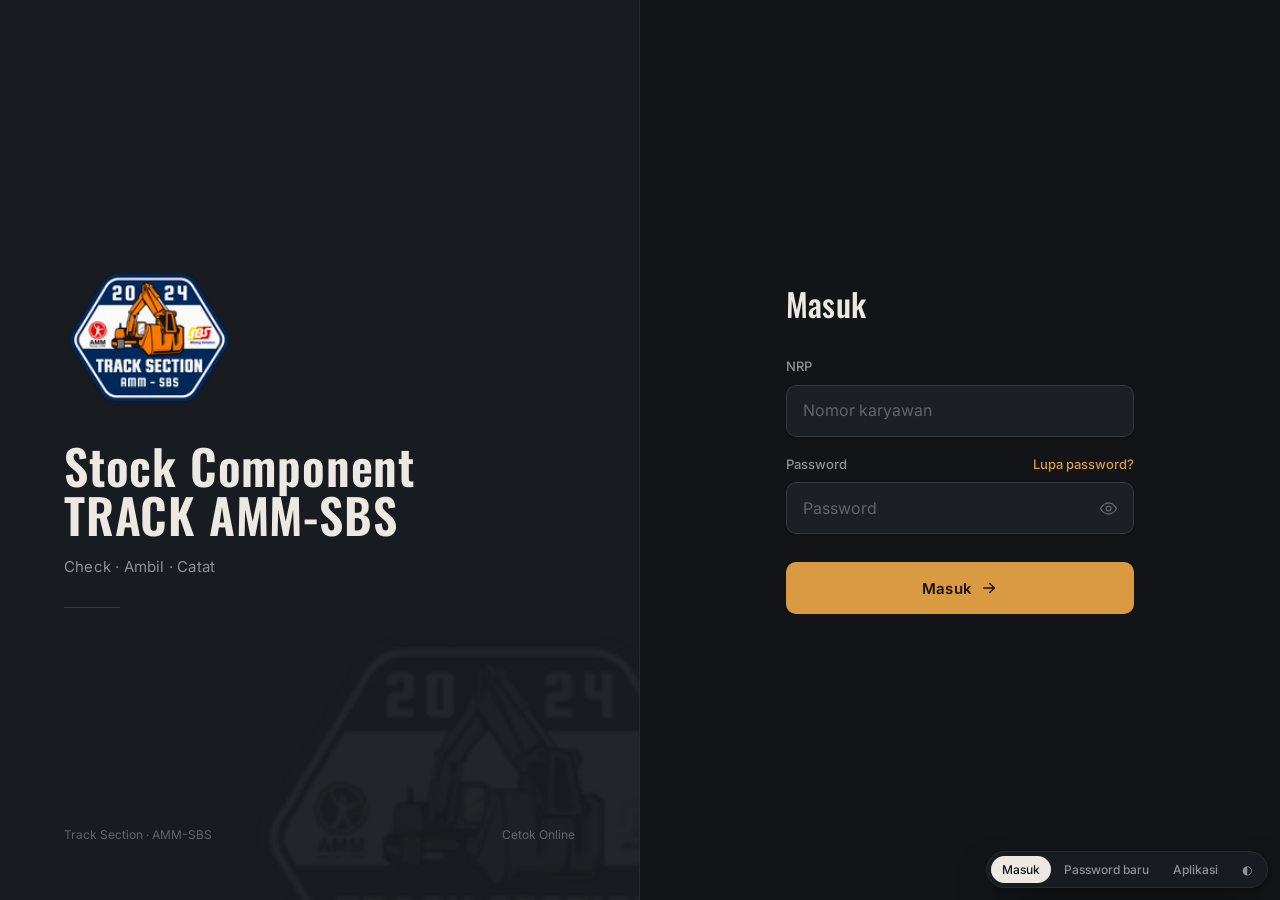
<file: mockup/login-nrp-wo/mockup-login-nrp.html>
<!DOCTYPE html>
<html lang="id">
<head>
<meta charset="UTF-8">
<meta name="viewport" content="width=device-width, initial-scale=1.0">
<title>Login Cetok Online</title>
<link rel="preconnect" href="https://fonts.googleapis.com">
<link href="https://fonts.googleapis.com/css2?family=Oswald:wght@500;600&family=Inter:wght@400;500;600&family=JetBrains+Mono:wght@400;500&display=swap" rel="stylesheet">
<style>
  :root{
    --bg:#121417; --panel:#181B1F; --field:#1C1F24; --soft:#20242A; --line:#272B31; --line-2:#353A41;
    --text:#ECE9E3; --muted:#8C9298; --faint:#5F656C;
    --amber:#D99A42; --amber-hover:#E4A955; --on-amber:#1A1206; --amber-soft:rgba(217,154,66,.14);
    --red:#D2654F; --green:#4EA97D; --on-solid:#fff;
    --shadow:0 1px 2px rgba(0,0,0,.25);
    --pop:0 18px 40px -12px rgba(0,0,0,.55), 0 2px 6px rgba(0,0,0,.25);
  }
  :root[data-theme="light"]{
    --bg:#F5F5F2; --panel:#ECECE7; --field:#FFFFFF; --soft:#EFEFEA; --line:#E1E1DB; --line-2:#CFD0C9;
    --text:#1B1D1C; --muted:#6A6E6B; --faint:#A0A39E;
    --amber:#A86F1E; --amber-hover:#925F17; --on-amber:#FFFFFF; --amber-soft:rgba(168,111,30,.10);
    --red:#B24A33; --green:#1F7A54;
    --shadow:0 1px 2px rgba(20,22,21,.05);
    --pop:0 18px 40px -14px rgba(20,22,21,.28), 0 2px 6px rgba(20,22,21,.06);
  }
  *,*::before,*::after{box-sizing:border-box;}
  html,body{height:100%;}
  body{margin:0;background:var(--bg);color:var(--text);font-family:'Inter',sans-serif;font-size:15px;line-height:1.5;-webkit-font-smoothing:antialiased;}
  svg{display:block;}
  .mono{font-family:'JetBrains Mono',monospace;}

  .proto{position:fixed;right:12px;bottom:12px;z-index:50;display:flex;gap:2px;background:var(--panel);border:1px solid var(--line);border-radius:999px;padding:4px;box-shadow:var(--pop);}
  .proto button{border:none;background:none;color:var(--muted);font:500 12px 'Inter';padding:6px 11px;border-radius:999px;cursor:pointer;}
  .proto button.on{background:var(--text);color:var(--bg);}
  body.shot .proto{display:none;}

  .screen{display:none;min-height:100vh;}
  .screen.on{display:flex;}

  /* ================= AUTH ================= */
  .auth{width:100%;display:grid;grid-template-columns:1fr;}
  .aside{display:none;}
  .main{display:flex;flex-direction:column;min-height:100vh;padding:64px 28px 28px;}
  .form-wrap{width:100%;max-width:348px;margin:0 auto;flex:1;display:flex;flex-direction:column;}
  .mark{display:flex;align-items:center;gap:12px;}
  .mark img{height:42px;width:auto;border-radius:6px;}
  .mark b{font-family:'Oswald',sans-serif;font-weight:600;font-size:18px;letter-spacing:.5px;line-height:1.15;display:block;}
  .mark small{display:block;font-size:12px;color:var(--muted);letter-spacing:.2px;}
  .head{margin:64px 0 36px;}
  .head h1{font-family:'Oswald',sans-serif;font-weight:500;font-size:32px;line-height:1.1;letter-spacing:.2px;margin:0;}
  .head .who{margin-top:14px;display:flex;align-items:center;gap:10px;font-size:14px;}
  .head .who .r{font-family:'JetBrains Mono',monospace;font-size:12.5px;color:var(--muted);}

  .f{margin-bottom:18px;}
  .f label{display:flex;justify-content:space-between;align-items:baseline;font-size:13px;font-weight:500;color:var(--muted);margin-bottom:8px;}
  .f label a{color:var(--amber);font-weight:500;text-decoration:none;font-size:13px;}
  .inp{position:relative;}
  .inp input{width:100%;height:52px;background:var(--field);border:1px solid var(--line-2);border-radius:10px;box-shadow:var(--shadow);
    color:var(--text);font:500 16px 'Inter';padding:0 16px;outline:none;transition:border-color .15s, box-shadow .15s;}
  .inp input.nrp{font-family:'JetBrains Mono',monospace;font-weight:500;letter-spacing:1.6px;}
  .inp input::placeholder{color:var(--faint);letter-spacing:0;font-family:'Inter';font-weight:400;}
  .inp input:focus{border-color:var(--amber);box-shadow:0 0 0 4px var(--amber-soft);}
  .inp input.pw{padding-right:52px;}
  .eye{position:absolute;right:4px;top:4px;width:44px;height:44px;border:none;background:none;color:var(--faint);cursor:pointer;display:grid;place-items:center;border-radius:8px;}
  .eye:hover{color:var(--text);}
  .eye svg{width:19px;height:19px;}
  .meter{display:grid;grid-template-columns:repeat(4,1fr);gap:4px;margin-top:10px;}
  .meter i{height:3px;border-radius:2px;background:var(--line);transition:background .2s;}
  .meter[data-l="1"] i:nth-child(-n+1){background:var(--red);}
  .meter[data-l="2"] i:nth-child(-n+2){background:var(--amber);}
  .meter[data-l="3"] i:nth-child(-n+3){background:var(--green);}
  .meter[data-l="4"] i{background:var(--green);}
  .msg{font-size:13px;color:var(--red);margin:-4px 0 14px;}
  .msg:empty{margin:0;}
  .btn{width:100%;height:52px;border:none;border-radius:10px;background:var(--amber);color:var(--on-amber);
    font:600 15px 'Inter';letter-spacing:.2px;cursor:pointer;transition:background .15s, opacity .15s;margin-top:10px;display:flex;align-items:center;justify-content:center;gap:8px;}
  .btn svg{width:18px;height:18px;}
  .btn:hover{background:var(--amber-hover);}
  .btn:disabled{opacity:.38;cursor:default;}
  .foot{margin-top:auto;padding-top:40px;font-size:12px;color:var(--faint);display:flex;justify-content:space-between;}

  @media (min-width:900px){
    .auth{grid-template-columns:minmax(0,1fr) minmax(0,1fr);}
    .aside{display:flex;flex-direction:column;background:var(--panel);border-right:1px solid var(--line);padding:56px 64px;position:relative;overflow:hidden;}
    .aside .top-mark{display:flex;align-items:center;gap:10px;font-size:13px;color:var(--muted);}
    .aside .top-mark img{height:26px;border-radius:4px;}
    .aside .big{margin:auto 0;}
    .aside .big img{height:132px;border-radius:16px;display:block;margin-bottom:36px;}
    .aside .big h2{font-family:'Oswald',sans-serif;font-weight:600;font-size:48px;letter-spacing:.8px;margin:0;line-height:1.02;}
    .aside .big p{margin:16px 0 0;color:var(--muted);font-size:15px;letter-spacing:.2px;}
    .aside .rule{height:1px;background:var(--line-2);width:56px;margin:28px 0 0;}
    .aside .base{display:flex;justify-content:space-between;font-size:12px;color:var(--faint);}
    .aside .wm{position:absolute;right:-120px;bottom:-140px;width:520px;opacity:.045;pointer-events:none;filter:grayscale(1);}
    .main{padding:56px 64px;justify-content:center;}
    .main .mark{display:none;}
    .form-wrap{flex:0;margin:auto;}
    .head{margin-top:0;}
    .foot{display:none;}
  }

  /* ================= APP ================= */
  #s-app{flex-direction:column;}
  .app{width:100%;max-width:760px;margin:0 auto;}
  .top{display:flex;align-items:center;justify-content:space-between;gap:12px;padding:14px 16px;border-bottom:1px solid var(--line);}
  .brand2{display:flex;gap:11px;align-items:center;min-width:0;}
  .brand2 img{height:34px;border-radius:6px;flex-shrink:0;}
  .brand2 b{display:block;font-family:'Oswald',sans-serif;font-weight:600;font-size:16.5px;line-height:1.15;letter-spacing:.2px;white-space:nowrap;}
  .brand2 small{display:block;font-size:11.5px;color:var(--muted);letter-spacing:.2px;white-space:nowrap;}
  .right{display:flex;align-items:center;gap:8px;flex-shrink:0;}
  .icon-btn{width:36px;height:36px;border:1px solid var(--line-2);background:var(--field);color:var(--text);border-radius:9px;display:grid;place-items:center;cursor:pointer;box-shadow:var(--shadow);}
  .icon-btn svg{width:17px;height:17px;}
  .acct{position:relative;}
  .avatar{display:flex;align-items:center;gap:9px;background:var(--field);border:1px solid var(--line-2);color:var(--text);cursor:pointer;padding:3px;border-radius:999px;font:inherit;box-shadow:var(--shadow);}
  .ini{width:30px;height:30px;border-radius:50%;background:var(--amber-soft);color:var(--amber);display:grid;place-items:center;font:600 11.5px 'Inter';letter-spacing:.4px;flex-shrink:0;}
  .avatar .nm{font-size:13.5px;font-weight:500;display:none;}
  .avatar .chev{width:14px;height:14px;color:var(--muted);display:none;margin-right:6px;}
  @media (min-width:600px){ .avatar .nm,.avatar .chev{display:block;} }
  .menu{position:absolute;right:0;top:46px;width:236px;background:var(--field);border:1px solid var(--line);border-radius:12px;padding:6px;display:none;box-shadow:var(--pop);z-index:5;}
  .menu.on{display:block;}
  .menu .id{display:flex;gap:10px;align-items:center;padding:10px 10px 12px;border-bottom:1px solid var(--line);margin-bottom:6px;}
  .menu .id .ini{width:36px;height:36px;font-size:12.5px;}
  .menu .id b{display:flex;align-items:center;gap:6px;font-weight:600;font-size:14px;line-height:1.25;}
  .menu .id span{font-family:'JetBrains Mono',monospace;font-size:12px;color:var(--muted);}
  .role{font:600 10px 'Inter';letter-spacing:.4px;text-transform:uppercase;color:var(--amber);background:var(--amber-soft);border-radius:4px;padding:2px 6px;}
  .menu button{display:flex;width:100%;align-items:center;gap:10px;background:none;border:none;color:var(--text);font:500 13.5px 'Inter';padding:9px 10px;border-radius:8px;cursor:pointer;text-align:left;}
  .menu button:hover{background:var(--soft);}
  .menu button svg{width:17px;height:17px;color:var(--muted);}
  .menu button.out{color:var(--red);} .menu button.out svg{color:var(--red);}

  .stats{display:grid;grid-template-columns:1fr 1fr;gap:10px;padding:16px;}
  .stat{background:var(--field);border:1px solid var(--line);border-radius:12px;padding:14px 16px;box-shadow:var(--shadow);display:flex;align-items:baseline;justify-content:space-between;}
  .stat .l{font-size:12px;color:var(--muted);font-weight:500;letter-spacing:.3px;}
  .stat .n{font-family:'Oswald',sans-serif;font-size:26px;font-weight:600;line-height:1;}
  .stat.w .n{color:var(--red);}
  .tabs{display:flex;padding:0 8px;border-bottom:1px solid var(--line);}
  .tabs span{flex:1;display:flex;flex-direction:column;align-items:center;gap:5px;padding:10px 2px 9px;font-size:11.5px;font-weight:600;color:var(--muted);border-bottom:2px solid transparent;cursor:pointer;margin-bottom:-1px;}
  .tabs span svg{width:19px;height:19px;}
  .tabs span.on{color:var(--amber);border-color:var(--amber);}

  .search{position:relative;margin:16px 16px 4px;}
  .search svg{position:absolute;left:14px;top:50%;transform:translateY(-50%);width:17px;height:17px;color:var(--faint);}
  .search input{width:100%;height:46px;background:var(--field);border:1px solid var(--line-2);border-radius:10px;padding:0 14px 0 40px;font:400 14.5px 'Inter';color:var(--text);outline:none;box-shadow:var(--shadow);}
  .search input::placeholder{color:var(--faint);}
  .list{padding:4px 16px 24px;}
  .it{display:flex;justify-content:space-between;align-items:center;gap:12px;padding:14px 2px;border-bottom:1px solid var(--line);}
  .it .pn{font-family:'JetBrains Mono',monospace;font-size:13.5px;font-weight:500;}
  .it .ds{font-size:12.5px;color:var(--muted);margin-top:1px;}
  .qty{text-align:right;}
  .qty b{font-family:'Oswald',sans-serif;font-weight:600;font-size:18px;display:block;line-height:1.1;}
  .tag{font-size:10.5px;font-weight:600;letter-spacing:.3px;}
  .tag.g{color:var(--green);} .tag.r{color:var(--red);}

  .fbar{display:flex;gap:8px;padding:10px 16px 14px;align-items:center;flex-wrap:wrap;}
  .seg{display:flex;flex:1;min-width:0;background:var(--soft);border:1px solid var(--line);border-radius:10px;padding:3px;gap:2px;}
  .seg button{flex:1;display:flex;align-items:center;justify-content:center;gap:6px;height:34px;border:none;background:none;border-radius:7px;font:500 12.5px 'Inter';color:var(--muted);cursor:pointer;white-space:nowrap;padding:0 6px;}
  .seg button svg{width:14px;height:14px;}
  .seg button.on{background:var(--field);color:var(--text);box-shadow:0 1px 2px rgba(0,0,0,.08),0 0 0 1px var(--line);}
  .seg button[data-k="in"] svg{color:var(--green);} .seg button[data-k="out"] svg{color:var(--red);} .seg button[data-k="tf"] svg{color:var(--amber);}
  .dd-wrap{position:relative;}
  .dd{display:flex;align-items:center;gap:6px;height:42px;padding:0 12px;border:1px solid var(--line-2);background:var(--field);border-radius:10px;cursor:pointer;font:500 13px 'Inter';color:var(--text);box-shadow:var(--shadow);}
  .dd .dd-l{color:var(--muted);} .dd svg{width:15px;height:15px;color:var(--muted);}
  .pop{position:absolute;right:0;top:48px;width:220px;background:var(--field);border:1px solid var(--line);border-radius:12px;box-shadow:var(--pop);padding:6px;display:none;z-index:6;}
  .pop.on{display:block;max-height:420px;overflow-y:auto;}
  .pop-g{font-size:10.5px;font-weight:600;letter-spacing:.6px;text-transform:uppercase;color:var(--faint);padding:10px 10px 4px;}
  .pop-s input{width:100%;height:36px;border:1px solid var(--line);border-radius:8px;background:var(--soft);padding:0 10px;font:400 13px 'Inter';color:var(--text);outline:none;margin-bottom:4px;}
  .pop button{display:flex;align-items:center;justify-content:space-between;width:100%;height:36px;padding:0 10px;border:none;background:none;border-radius:7px;font:500 13px 'Inter';color:var(--text);cursor:pointer;text-align:left;}
  .pop button:hover{background:var(--soft);} .pop .ck{width:15px;height:15px;color:var(--amber);}
  @media (max-width:520px){ .seg{flex-basis:100%;} .seg button svg{display:none;} .dd-wrap{flex:1;} .dd{width:100%;} .dd svg{margin-left:auto;} .pop{left:0;right:auto;width:100%;} }

  .rlist{margin:0 16px;background:var(--field);border:1px solid var(--line);border-radius:12px;box-shadow:var(--shadow);}
  .rc{display:flex;gap:14px;padding:16px;border-bottom:1px solid var(--line);position:relative;}
  .rc:last-child{border-bottom:none;}
  .rc-ic{width:36px;height:36px;border-radius:10px;display:grid;place-items:center;flex-shrink:0;}
  .rc-ic svg{width:17px;height:17px;}
  .rc-ic.in{background:color-mix(in srgb,var(--green) 13%,transparent);color:var(--green);}
  .rc-ic.out{background:color-mix(in srgb,var(--red) 13%,transparent);color:var(--red);}
  .rc-ic.tf{background:var(--amber-soft);color:var(--amber);}
  .rc-b{flex:1;min-width:0;}
  .rc-h{display:flex;justify-content:space-between;gap:12px;align-items:flex-start;}
  .rc-t{font-weight:600;font-size:14px;letter-spacing:.2px;line-height:1.3;}
  .rc-pn{font-size:12px;color:var(--muted);margin-top:2px;}
  .rc-q{text-align:right;flex-shrink:0;display:flex;flex-direction:column;align-items:flex-end;}
  .rc-q b{font-family:'Oswald',sans-serif;font-weight:600;font-size:20px;line-height:1.05;}
  .rc-k{font-size:10.5px;font-weight:600;letter-spacing:.5px;text-transform:uppercase;color:var(--muted);}
  .rc-q.in b{color:var(--green);} .rc-q.out b{color:var(--red);} .rc-q.tf b{color:var(--amber);}
  .rc-u{display:flex;align-items:center;gap:6px;margin-top:8px;flex-wrap:wrap;}
  .woc{display:inline-flex;align-items:center;gap:6px;font-size:11px;padding:2px 7px;border-radius:5px;border:1px solid var(--line-2);}
  .woc b{font-size:9.5px;font-weight:700;letter-spacing:.5px;color:var(--muted);}
  .woc .mono{font-size:11px;font-weight:500;}
  .woc .old{color:var(--faint);text-decoration:line-through;}
  .woc .arr{width:11px;height:11px;color:var(--amber);}
  .woc.none{border-style:dashed;color:var(--faint);}
  .unit{font-size:11px;font-weight:500;padding:2px 7px;border-radius:5px;background:var(--soft);border:1px solid var(--line);}
  .st{font-size:10.5px;font-weight:600;letter-spacing:.3px;padding:2px 7px;border-radius:5px;}
  .st.g{color:var(--green);background:color-mix(in srgb,var(--green) 12%,transparent);}
  .st.r{color:var(--red);background:color-mix(in srgb,var(--red) 12%,transparent);}
  .rc-m{display:grid;grid-template-columns:1fr;gap:5px;margin-top:10px;}
  @media (min-width:600px){ .rc-m{grid-template-columns:1fr 1fr;column-gap:20px;} }
  .mi{display:flex;align-items:center;gap:7px;font-size:12.5px;min-width:0;}
  .mi svg{width:14px;height:14px;color:var(--faint);flex-shrink:0;}
  .mi span{overflow:hidden;text-overflow:ellipsis;white-space:nowrap;display:flex;align-items:center;gap:5px;}
  .mi em{font-style:normal;font-size:11px;color:var(--faint);}
  .mi .arr{width:12px;height:12px;color:var(--amber);}
  .mi .mono{font-size:11.5px;color:var(--muted);}
  .rc-more{position:absolute;right:10px;bottom:10px;width:30px;height:30px;border:none;background:none;color:var(--faint);border-radius:7px;cursor:pointer;display:grid;place-items:center;}
  .rc-more svg{width:16px;height:16px;} .rc-more:hover{background:var(--soft);color:var(--text);}
  .pager{display:flex;justify-content:space-between;align-items:center;padding:16px;font-size:12px;color:var(--muted);}
  .pager div{display:flex;gap:6px;}
  .pager button{height:34px;padding:0 12px;border-radius:8px;border:1px solid var(--line-2);background:var(--field);color:var(--text);font:500 12.5px 'Inter';cursor:pointer;}
  .pager button:disabled{opacity:.4;}
  .wo-inp{position:relative;}
  .wo-inp svg{position:absolute;left:13px;top:50%;transform:translateY(-50%);width:16px;height:16px;color:var(--faint);pointer-events:none;}
  .wo-inp input{padding-left:38px !important;letter-spacing:.6px;}
  .sug{display:none;margin-top:6px;background:var(--field);border:1px solid var(--line);border-radius:12px;box-shadow:var(--pop);overflow:hidden;}
  .sug.on{display:block;}
  .sug .sh{font-size:10.5px;font-weight:600;letter-spacing:.6px;text-transform:uppercase;color:var(--faint);padding:10px 14px 6px;}
  .sg{display:flex;gap:12px;align-items:center;width:100%;text-align:left;background:none;border:none;border-top:1px solid var(--line);padding:12px 14px;cursor:pointer;font:inherit;color:var(--text);}
  .sg:hover,.sg.hl{background:var(--soft);}
  .sg .sb{flex:1;min-width:0;}
  .sg .st1{font-weight:600;font-size:13.5px;}
  .sg .st2{font-size:12px;color:var(--muted);margin-top:3px;display:flex;flex-wrap:wrap;gap:3px 7px;align-items:center;}
  .sg .st2 .mono{color:var(--text);font-size:11.5px;}
  .sg mark{background:var(--amber-soft);color:var(--amber);border-radius:3px;padding:0 1px;}
  .sg .q{text-align:right;flex-shrink:0;}
  .sg .q b{font-family:'Oswald',sans-serif;font-size:18px;font-weight:600;display:block;line-height:1.1;}
  .picked{display:none;margin-top:8px;padding:10px 12px;border-radius:10px;background:var(--amber-soft);font-size:12.5px;line-height:1.6;}
  .picked.on{display:block;}
  .picked b{font-weight:600;margin-right:6px;}
  .picked .mono{font-size:11.5px;}
  .wo{font-size:10px;font-weight:700;letter-spacing:.4px;color:var(--muted);border:1px solid var(--line-2);border-radius:4px;padding:0 4px;}
  .wov{font-size:12px !important;color:var(--text) !important;}
  .tools{padding:0 16px;}
  .tools .search{margin:16px 0 0;}
  .sbar{display:flex;gap:8px;padding:10px 0 14px;}
  .seg.sm{flex:1;flex-basis:auto !important;}
  .sbar .dd{flex-shrink:0;width:auto !important;} .sbar .dd svg:first-child{color:var(--muted);width:15px;height:15px;}
  .pc{display:flex;justify-content:space-between;gap:14px;padding:14px 16px;border-bottom:1px solid var(--line);}
  .pc:last-child{border-bottom:none;}
  .pc-l{min-width:0;}
  .pc-t{font-weight:600;font-size:14px;line-height:1.3;}
  .pc-pn{font-size:12px;color:var(--muted);margin-top:2px;}
  .pc-m{font-size:12.5px;color:var(--muted);margin-top:6px;}
  .pc-m .mono{font-size:12px;color:var(--text);}
  .pc-m + .pc-m{margin-top:3px;}
  .pc-r{text-align:right;flex-shrink:0;display:flex;flex-direction:column;align-items:flex-end;}
  .pc-q{font-family:'Oswald',sans-serif;font-size:20px;font-weight:600;line-height:1.1;}
  .pc-a{margin-top:auto;font-size:12.5px;color:var(--muted);}
  .pc-a b{color:var(--text);font-weight:600;}
  .pc-d{font-size:11px;color:var(--faint);}
  .nil{color:var(--faint);}
  .tbl-wrap{display:none;margin:0 16px;background:var(--field);border:1px solid var(--line);border-radius:10px;overflow:hidden;}
  .tbl{width:100%;border-collapse:collapse;font-size:13px;}
  .tbl th{text-align:left;font-size:12px;font-weight:600;color:var(--muted);padding:10px 14px;border-bottom:1px solid var(--line);white-space:nowrap;}
  .tbl td{padding:11px 14px;border-bottom:1px solid var(--line);vertical-align:top;}
  .tbl tr:last-child td{border-bottom:none;}
  .tbl td.mono{font-family:'JetBrains Mono',monospace;font-size:12px;}
  .tp{font-weight:600;font-size:13px;} .tpn{font-size:11.5px;color:var(--muted);margin-top:1px;}
  .tbl .num{text-align:right;}
  .tbl td.num{font-variant-numeric:tabular-nums;}
  .tbl td.ag b{font-weight:600;}
  @media (min-width:900px){
    .app{max-width:1080px;}
    .rlist.cards{display:none;}
    .tbl-wrap{display:block;}
  }
  .stats2{display:grid;grid-template-columns:1fr 1fr;margin:16px 16px 4px;background:var(--field);border:1px solid var(--line);border-radius:12px;overflow:hidden;}
  .s2{all:unset;box-sizing:border-box;cursor:pointer;display:flex;flex-wrap:wrap;align-items:baseline;column-gap:6px;padding:14px 16px;}
  .s2 + .s2{border-left:1px solid var(--line);}
  .s2:hover{background:var(--soft);}
  .s2-l{flex-basis:100%;display:flex;align-items:center;gap:7px;font-size:12px;font-weight:600;letter-spacing:.3px;color:var(--muted);}
  .s2-l i{width:7px;height:7px;border-radius:50%;}
  .s2-l i.g{background:var(--green);} .s2-l i.r{background:var(--red);}
  .s2-n{font-family:'Oswald',sans-serif;font-weight:600;font-size:30px;line-height:1;margin-top:8px;color:var(--text);}
  .s2.w .s2-n{color:var(--red);}
  .s2-u{font-size:12.5px;color:var(--muted);}
  .formp{padding:20px 16px 32px;}
  .ff{margin-bottom:16px;}
  .ff label{display:block;font-size:12.5px;font-weight:500;color:var(--muted);margin-bottom:7px;}
  .ff label i{font-style:normal;color:var(--faint);font-weight:400;margin-left:4px;}
  .ff input,.ff select{width:100%;height:48px;background:var(--field);border:1px solid var(--line-2);border-radius:10px;color:var(--text);font:400 15px 'Inter';padding:0 14px;outline:none;box-shadow:var(--shadow);-webkit-appearance:none;appearance:none;}
  .ff .sel{position:relative;}
  .ff .sel svg{position:absolute;right:14px;top:50%;transform:translateY(-50%);width:16px;height:16px;color:var(--muted);pointer-events:none;}
  .ff input::placeholder{color:var(--faint);}
  .ff input:focus,.ff select:focus{border-color:var(--amber);box-shadow:0 0 0 4px var(--amber-soft);}
  .ff .row2{display:grid;grid-template-columns:1fr 1fr;gap:10px;}
  .who-field{display:flex;align-items:center;gap:11px;height:52px;padding:0 14px 0 10px;border-radius:10px;background:var(--soft);border:1px solid var(--line);}
  .who-field .wn{font-weight:500;font-size:14.5px;line-height:1.2;}
  .who-field .wr{display:block;font-family:'JetBrains Mono',monospace;font-size:11.5px;color:var(--muted);}
  .who-field svg{width:15px;height:15px;color:var(--faint);margin-left:auto;}
  .sbtn{width:100%;height:50px;border:none;border-radius:10px;font:600 15px 'Inter';cursor:pointer;margin-top:8px;color:var(--on-solid);}
  .sbtn.red{background:var(--red);} .sbtn.amber{background:var(--amber);color:var(--on-amber);} .sbtn.green{background:var(--green);}
  .div{height:1px;background:var(--line);margin:20px 0 18px;}

  /* ================= SHELL ================= */
  .side,.ttl{display:none;}
  /* HP: ringkasan RFU / NOT RFU ringkas satu baris */
  @media (max-width:899px){
    .stats2{margin:14px 16px 2px;border-radius:10px;}
    .s2{flex-wrap:nowrap;align-items:center;justify-content:space-between;padding:11px 14px;}
    .s2-l{flex-basis:auto;font-size:12.5px;}
    .s2-n{margin:0 0 0 auto;font-size:22px;font-weight:500;}
    .s2-u{display:none;}
  }

  /* ================= DESKTOP ================= */
  @media (min-width:900px){
    .shell{display:grid;grid-template-columns:244px minmax(0,1fr);min-height:100vh;}
    .side{position:sticky;top:0;height:100vh;display:flex;flex-direction:column;padding:20px 14px;background:var(--panel);border-right:1px solid var(--line);}
    .side-brand{display:flex;align-items:center;gap:10px;padding:4px 8px 18px;border-bottom:1px solid var(--line);}
    .side-brand img{height:32px;border-radius:6px;}
    .side-brand b{display:block;font-family:'Oswald',sans-serif;font-weight:600;font-size:15px;line-height:1.15;}
    .side-brand small{display:block;font-size:11.5px;color:var(--muted);}
    .side-foot{display:block;margin-top:auto;padding:12px 8px 0;font-size:11.5px;color:var(--faint);border-top:1px solid var(--line);}
    .tabs{position:fixed;left:14px;top:104px;width:216px;z-index:5;flex-direction:column;gap:2px;padding:0;background:none;border:none;}
    .tabs span{flex:none;flex-direction:row;gap:11px;padding:9px 10px;font-size:13.5px;font-weight:500;color:var(--muted);border:none;border-radius:8px;cursor:pointer;}
    .tabs span svg{width:18px;height:18px;}
    .tabs span:hover{background:var(--soft);color:var(--text);}
    .tabs span.on{background:var(--field);color:var(--text);box-shadow:0 0 0 1px var(--line);border:none;}
    .tabs span.on svg{color:var(--amber);}
    .appmain{padding:0 24px 48px;max-width:1240px;width:100%;}
    .top .brand2{display:none;}
    .ttl{display:flex;align-items:center;}
    .ttl h1{margin:0;font-family:'Oswald',sans-serif;font-weight:500;font-size:26px;letter-spacing:.2px;}
    .top{padding:18px 16px 14px;border-bottom:none;}
    .top .icon-btn{box-shadow:none;background:transparent;border-color:transparent;}
    .top .icon-btn:hover{background:var(--soft);}
    .top .avatar{box-shadow:none;}
    body:not([data-tab="stok"]) .stats2{display:none;}
    .stats2{display:inline-grid;width:min(460px,100%);margin:4px 16px 0;}
    .tools{display:flex;gap:10px;align-items:center;padding:16px 16px 14px;}
    .tools .search{flex:1;margin:0;}
    .tools .sbar{padding:0;}
    .tools .seg.sm{flex:none;}
    .tools .seg.sm button{padding:0 16px;}
    .tbl-wrap{margin:0 16px;}
    .formp{max-width:620px;padding:12px 16px 32px;}
    #t-riwayat .search{margin:8px 16px 0;}
    #t-riwayat .rlist{margin:0 16px;}
  }
</style>
</head>
<body data-tab="stok">

<!-- ============ 1. MASUK ============ -->
<section class="screen on" id="s-login">
  <div class="auth">
    <aside class="aside">
      <div class="big">
        <img src="[data-uri]" alt="">
        <h2>Stock Component<br>TRACK AMM-SBS</h2>
        <p>Check · Ambil · Catat</p>
        <div class="rule"></div>
      </div>
      <div class="base"><span>Track Section · AMM-SBS</span><span>Cetok Online</span></div>
      <img class="wm" src="[data-uri]" alt="">
    </aside>
    <main class="main">
      <div class="form-wrap">
        <div class="mark"><img src="[data-uri]" alt=""><div><b>Stock Component TRACK</b><small>AMM-SBS</small></div></div>
        <div class="head"><h1>Masuk</h1></div>
        <div class="f">
          <label for="nrp">NRP</label>
          <div class="inp"><input id="nrp" class="nrp" inputmode="numeric" autocomplete="username" placeholder="Nomor karyawan"></div>
        </div>
        <div class="f">
          <label for="pw">Password <a href="#" onclick="return false;">Lupa password?</a></label>
          <div class="inp">
            <input id="pw" class="pw" type="password" autocomplete="current-password" placeholder="Password">
            <button class="eye" type="button" data-eye="pw" aria-label="Tampilkan password"><svg viewBox="0 0 24 24" fill="none" stroke="currentColor" stroke-width="1.7" stroke-linecap="round" stroke-linejoin="round"><path d="M2 12s3.5-7 10-7 10 7 10 7-3.5 7-10 7S2 12 2 12Z"/><circle cx="12" cy="12" r="3"/></svg></button>
          </div>
        </div>
        <div class="msg" id="loginMsg"></div>
        <button class="btn" id="btnLogin">Masuk <svg viewBox="0 0 24 24" fill="none" stroke="currentColor" stroke-width="2" stroke-linecap="round" stroke-linejoin="round"><path d="M5 12h14"/><path d="m13 6 6 6-6 6"/></svg></button>
        <div class="foot"><span>Track Section · AMM-SBS</span><span>Cetok Online</span></div>
      </div>
    </main>
  </div>
</section>

<!-- ============ 2. PASSWORD BARU ============ -->
<section class="screen" id="s-change">
  <div class="auth">
    <aside class="aside">
      <div class="big">
        <img src="[data-uri]" alt="">
        <h2>Stock Component<br>TRACK AMM-SBS</h2>
        <p>Check · Ambil · Catat</p>
        <div class="rule"></div>
      </div>
      <div class="base"><span>Track Section · AMM-SBS</span><span>Cetok Online</span></div>
      <img class="wm" src="[data-uri]" alt="">
    </aside>
    <main class="main">
      <div class="form-wrap">
        <div class="mark"><img src="[data-uri]" alt=""><div><b>Stock Component TRACK</b><small>AMM-SBS</small></div></div>
        <div class="head">
          <h1>Password baru</h1>
          <div class="who"><span class="ini">BS</span><div><div>Budi Santoso</div><div class="r">12345678</div></div></div>
        </div>
        <div class="f">
          <label for="pw1">Password baru</label>
          <div class="inp">
            <input id="pw1" class="pw" type="password" autocomplete="new-password" placeholder="Password baru">
            <button class="eye" type="button" data-eye="pw1" aria-label="Tampilkan password"><svg viewBox="0 0 24 24" fill="none" stroke="currentColor" stroke-width="1.7" stroke-linecap="round" stroke-linejoin="round"><path d="M2 12s3.5-7 10-7 10 7 10 7-3.5 7-10 7S2 12 2 12Z"/><circle cx="12" cy="12" r="3"/></svg></button>
          </div>
          <div class="meter" id="meter" data-l="0"><i></i><i></i><i></i><i></i></div>
        </div>
        <div class="f">
          <label for="pw2">Ulangi password</label>
          <div class="inp"><input id="pw2" type="password" autocomplete="new-password" placeholder="Ulangi password"></div>
        </div>
        <div class="msg" id="chgMsg"></div>
        <button class="btn" id="btnSave" disabled>Simpan</button>
        <div class="foot"><span>Track Section · AMM-SBS</span><span>Cetok Online</span></div>
      </div>
    </main>
  </div>
</section>

<!-- ============ 3. APLIKASI ============ -->
<section class="screen" id="s-app">
  <div class="shell">
  <aside class="side">
    <div class="side-brand"><img src="[data-uri]" alt=""><div><b>Stock Component TRACK</b><small>AMM-SBS</small></div></div>
    <div class="side-foot">Check · Ambil · Catat</div>
  </aside>
  <div class="appmain">
    <header class="top">
      <div class="brand2"><img src="[data-uri]" alt=""><div><b>Stock Component TRACK</b><small>AMM-SBS · Check - Ambil - Catat</small></div></div>
      <div class="ttl"><h1 id="pageTitle">Stok</h1></div>
      <div class="right">
        <button class="icon-btn" id="themeBtn2" type="button" aria-label="Ganti tema"><svg viewBox="0 0 24 24" fill="none" stroke="currentColor" stroke-width="1.8" stroke-linecap="round" stroke-linejoin="round"><path d="M21 12.8A9 9 0 1 1 11.2 3a7 7 0 0 0 9.8 9.8Z"/></svg></button>
        <div class="acct">
          <button class="avatar" id="avatarBtn" aria-haspopup="true"><span class="ini">BS</span><span class="nm">Budi Santoso</span><svg class="chev" viewBox="0 0 24 24" fill="none" stroke="currentColor" stroke-width="2" stroke-linecap="round" stroke-linejoin="round"><path d="m6 9 6 6 6-6"/></svg></button>
          <div class="menu" id="menu">
            <div class="id"><span class="ini">BS</span><div><b>Budi Santoso <em class="role">Admin</em></b><span>12345678</span></div></div>
            <button type="button"><svg viewBox="0 0 24 24" fill="none" stroke="currentColor" stroke-width="1.7" stroke-linecap="round" stroke-linejoin="round"><rect x="4" y="10" width="16" height="11" rx="2"/><path d="M8 10V7a4 4 0 0 1 8 0v3"/></svg>Ganti password</button>
            <button type="button" class="out" data-go="login"><svg viewBox="0 0 24 24" fill="none" stroke="currentColor" stroke-width="1.7" stroke-linecap="round" stroke-linejoin="round"><path d="M9 21H5a2 2 0 0 1-2-2V5a2 2 0 0 1 2-2h4"/><path d="m16 17 5-5-5-5"/><path d="M21 12H9"/></svg>Keluar</button>
          </div>
        </div>
      </div>
    </header>
    <div class="stats2">
      <button class="s2"><span class="s2-l"><i class="g"></i>RFU</span><span class="s2-n">142</span><span class="s2-u">part</span></button>
      <button class="s2 w"><span class="s2-l"><i class="r"></i>NOT RFU</span><span class="s2-n">17</span><span class="s2-u">part</span></button>
    </div>
    <nav class="tabs" id="tabs">
      <span data-tab="stok" class="on"><svg viewBox="0 0 24 24" fill="none" stroke="currentColor" stroke-width="1.8" stroke-linecap="round" stroke-linejoin="round"><path d="M21 8 12 3 3 8l9 5 9-5Z"/><path d="M3 8v8l9 5 9-5V8"/><path d="M12 13v8"/></svg>Stok</span>
      <span data-tab="ambil"><svg viewBox="0 0 24 24" fill="none" stroke="currentColor" stroke-width="1.8" stroke-linecap="round" stroke-linejoin="round"><path d="M12 3v10"/><path d="m8 7 4-4 4 4"/><path d="M4 13v6a2 2 0 0 0 2 2h12a2 2 0 0 0 2-2v-6"/></svg>Ambil</span>
      <span data-tab="transfer"><svg viewBox="0 0 24 24" fill="none" stroke="currentColor" stroke-width="1.8" stroke-linecap="round" stroke-linejoin="round"><path d="m17 2 4 4-4 4"/><path d="M3 11v-1a4 4 0 0 1 4-4h14"/><path d="m7 22-4-4 4-4"/><path d="M21 13v1a4 4 0 0 1-4 4H3"/></svg>Transfer</span>
      <span data-tab="input"><svg viewBox="0 0 24 24" fill="none" stroke="currentColor" stroke-width="1.8" stroke-linecap="round" stroke-linejoin="round"><path d="M12 5v14M5 12h14"/></svg>Input</span>
      <span data-tab="riwayat"><svg viewBox="0 0 24 24" fill="none" stroke="currentColor" stroke-width="1.8" stroke-linecap="round" stroke-linejoin="round"><circle cx="12" cy="12" r="9"/><path d="M12 7v5l3 3"/></svg>Riwayat</span>
    </nav>

    <div class="tab" id="t-stok">
      <div class="tools">
        <div class="search"><svg viewBox="0 0 24 24" fill="none" stroke="currentColor" stroke-width="1.8" stroke-linecap="round" stroke-linejoin="round"><circle cx="11" cy="11" r="7"/><path d="m20 20-3.5-3.5"/></svg><input placeholder="Cari parts number, nama part, atau WO"></div>
        <div class="sbar">
          <div class="seg sm"><button class="on">Semua</button><button>RFU</button><button>NOT RFU</button></div>
          <button class="dd"><svg viewBox="0 0 24 24" fill="none" stroke="currentColor" stroke-width="1.9" stroke-linecap="round" stroke-linejoin="round"><path d="M7 4v16"/><path d="m3 16 4 4 4-4"/><path d="M17 20V4"/><path d="m13 8 4-4 4 4"/></svg><span class="dd-v">Aging terlama</span><svg viewBox="0 0 24 24" fill="none" stroke="currentColor" stroke-width="2" stroke-linecap="round" stroke-linejoin="round"><path d="m6 9 6 6 6-6"/></svg></button>
        </div>
      </div>
      <div class="rlist cards"><div class="pc">
        <div class="pc-l">
          <div class="pc-t">TRACK ROLLER</div>
          <div class="pc-pn mono">7X-2537</div>
          <div class="pc-m"><span class="mono">D155A-6R</span> <span class="st r">NOT RFU</span></div>
          <div class="pc-m">LAYDOWN · WO <span class="mono">200031870</span></div>
        </div>
        <div class="pc-r">
          <div class="pc-q">2</div>
          <div class="pc-a"><b>214</b> hari</div>
          <div class="pc-d mono">23/04/2026</div>
        </div>
      </div><div class="pc">
        <div class="pc-l">
          <div class="pc-t">SPROCKET SEGMENT</div>
          <div class="pc-pn mono">195-27-33110</div>
          <div class="pc-m"><span class="mono">D375A-6R</span> <span class="st r">NOT RFU</span></div>
          <div class="pc-m">TRACKINDO · WO <span class="mono">200039220</span></div>
        </div>
        <div class="pc-r">
          <div class="pc-q">4</div>
          <div class="pc-a"><b>127</b> hari</div>
          <div class="pc-d mono">19/07/2026</div>
        </div>
      </div><div class="pc">
        <div class="pc-l">
          <div class="pc-t">SWASH PLATE ANGLE SENSOR</div>
          <div class="pc-pn mono">729-12-2100</div>
          <div class="pc-m"><span class="mono">PC2000-11R</span> <span class="st g">RFU</span></div>
          <div class="pc-m">RAK ABU - ELECTRICAL COMP</div>
        </div>
        <div class="pc-r">
          <div class="pc-q">1</div>
          <div class="pc-a"><b>96</b> hari</div>
          <div class="pc-d mono">19/08/2026</div>
        </div>
      </div><div class="pc">
        <div class="pc-l">
          <div class="pc-t">IDLER GROUP</div>
          <div class="pc-pn mono">259-6588</div>
          <div class="pc-m"><span class="mono">D375A-6R</span> <span class="st r">NOT RFU</span></div>
          <div class="pc-m">VENDOR · WO <span class="mono">200046011</span></div>
        </div>
        <div class="pc-r">
          <div class="pc-q">1</div>
          <div class="pc-a"><b>48</b> hari</div>
          <div class="pc-d mono">06/10/2026</div>
        </div>
      </div><div class="pc">
        <div class="pc-l">
          <div class="pc-t">ALTERNATOR</div>
          <div class="pc-pn mono">561-3001</div>
          <div class="pc-m"><span class="mono">CAT395</span> <span class="st g">RFU</span></div>
          <div class="pc-m">LOGISTIK · WO <span class="mono">200040813</span></div>
        </div>
        <div class="pc-r">
          <div class="pc-q">2</div>
          <div class="pc-a"><b>21</b> hari</div>
          <div class="pc-d mono">02/11/2026</div>
        </div>
      </div><div class="pc">
        <div class="pc-l">
          <div class="pc-t">OPERATOR'S SEAT</div>
          <div class="pc-pn mono">17A-57-22112</div>
          <div class="pc-m"><span class="mono">D155A-6R</span> <span class="st g">RFU</span></div>
          <div class="pc-m">LAYDOWN</div>
        </div>
        <div class="pc-r">
          <div class="pc-q">1</div>
          <div class="pc-a"><b>3</b> hari</div>
          <div class="pc-d mono">20/11/2026</div>
        </div>
      </div><div class="pc">
        <div class="pc-l">
          <div class="pc-t">FILTER FUEL</div>
          <div class="pc-pn mono">1R-0749</div>
          <div class="pc-m"><span class="mono">PC1250SP-11</span> <span class="st g">RFU</span></div>
          <div class="pc-m">RAK A-03</div>
        </div>
        <div class="pc-r">
          <div class="pc-q">6</div>
          <div class="pc-a"><b>0</b> hari</div>
          <div class="pc-d mono">23/11/2026</div>
        </div>
      </div></div>
      <div class="tbl-wrap"><table class="tbl">
        <thead><tr><th>Part</th><th>Unit</th><th>Status</th><th>WO</th><th>Lokasi</th><th class="num">Qty</th><th class="num">Aging</th></tr></thead>
        <tbody><tr><td><div class="tp">TRACK ROLLER</div><div class="tpn mono">7X-2537</div></td>
        <td class="mono">D155A-6R</td><td><span class="st r">NOT RFU</span></td>
        <td class="mono">200031870</td><td>LAYDOWN</td><td class="num">2</td>
        <td class="num ag"><b>214</b> hari<div class="tpn mono">23/04/2026</div></td></tr><tr><td><div class="tp">SPROCKET SEGMENT</div><div class="tpn mono">195-27-33110</div></td>
        <td class="mono">D375A-6R</td><td><span class="st r">NOT RFU</span></td>
        <td class="mono">200039220</td><td>TRACKINDO</td><td class="num">4</td>
        <td class="num ag"><b>127</b> hari<div class="tpn mono">19/07/2026</div></td></tr><tr><td><div class="tp">SWASH PLATE ANGLE SENSOR</div><div class="tpn mono">729-12-2100</div></td>
        <td class="mono">PC2000-11R</td><td><span class="st g">RFU</span></td>
        <td class="mono"><span class="nil">-</span></td><td>RAK ABU - ELECTRICAL COMP</td><td class="num">1</td>
        <td class="num ag"><b>96</b> hari<div class="tpn mono">19/08/2026</div></td></tr><tr><td><div class="tp">IDLER GROUP</div><div class="tpn mono">259-6588</div></td>
        <td class="mono">D375A-6R</td><td><span class="st r">NOT RFU</span></td>
        <td class="mono">200046011</td><td>VENDOR</td><td class="num">1</td>
        <td class="num ag"><b>48</b> hari<div class="tpn mono">06/10/2026</div></td></tr><tr><td><div class="tp">ALTERNATOR</div><div class="tpn mono">561-3001</div></td>
        <td class="mono">CAT395</td><td><span class="st g">RFU</span></td>
        <td class="mono">200040813</td><td>LOGISTIK</td><td class="num">2</td>
        <td class="num ag"><b>21</b> hari<div class="tpn mono">02/11/2026</div></td></tr><tr><td><div class="tp">OPERATOR'S SEAT</div><div class="tpn mono">17A-57-22112</div></td>
        <td class="mono">D155A-6R</td><td><span class="st g">RFU</span></td>
        <td class="mono"><span class="nil">-</span></td><td>LAYDOWN</td><td class="num">1</td>
        <td class="num ag"><b>3</b> hari<div class="tpn mono">20/11/2026</div></td></tr><tr><td><div class="tp">FILTER FUEL</div><div class="tpn mono">1R-0749</div></td>
        <td class="mono">PC1250SP-11</td><td><span class="st g">RFU</span></td>
        <td class="mono"><span class="nil">-</span></td><td>RAK A-03</td><td class="num">6</td>
        <td class="num ag"><b>0</b> hari<div class="tpn mono">23/11/2026</div></td></tr></tbody>
      </table></div>
      <div class="pager"><span class="mono">1–7 dari 159</span><div><button disabled>Sebelumnya</button><button>Berikutnya</button></div></div>
    </div>

    <div class="formp tab" id="t-ambil" hidden>
      <div class="ff"><label>No. WO</label><div class="wo-inp"><svg viewBox="0 0 24 24" fill="none" stroke="currentColor" stroke-width="1.8" stroke-linecap="round" stroke-linejoin="round"><rect x="5" y="3" width="14" height="18" rx="2"/><path d="M9 8h6M9 12h6M9 16h3"/></svg><input id="woAmbil" class="mono" placeholder="Ketik nomor WO, cth: 200041587" autocomplete="off"></div>
        <div class="sug" id="woSug"></div></div>
      <div class="ff"><label>Parts Number</label><input id="pnAmbil" placeholder="Ketik parts number atau nama part"><div class="picked" id="picked"></div></div>
      <div class="ff"><label>Quantity Diambil</label><input placeholder="0"></div>
      <div class="ff"><label>Keterangan Keperluan</label><input placeholder="cth: Perbaikan unit E5138"></div>
      <div class="div"></div><div class="ff"><label>Nama Pengambil</label><div class="who-field"><span class="ini">BS</span><div><div class="wn">Budi Santoso</div><span class="wr">12345678</span></div><svg viewBox="0 0 24 24" fill="none" stroke="currentColor" stroke-width="1.7" stroke-linecap="round" stroke-linejoin="round"><rect x="4" y="10" width="16" height="11" rx="2"/><path d="M8 10V7a4 4 0 0 1 8 0v3"/></svg></div></div>
      <button class="sbtn red">Simpan Ambil Barang</button>
    </div>
    <div class="formp tab" id="t-transfer" hidden>
      <div class="ff"><label>Parts Number</label><input placeholder="Ketik parts number atau nama part"></div>
      <div class="ff"><div class="row2"><div><label>Quantity Dipindah</label><input placeholder="0"></div><div><label>Status Tujuan</label><div class="sel"><select><option>RFU</option><option>NOT RFU</option></select><svg viewBox="0 0 24 24" fill="none" stroke="currentColor" stroke-width="2" stroke-linecap="round" stroke-linejoin="round"><path d="m6 9 6 6 6-6"/></svg></div></div></div></div>
      <div class="ff"><label>Lokasi Tujuan</label><input id="tfLoc" placeholder="cth: Trackindo, Rak abu, Laydown"></div><div class="ff"><label>No. WO</label><div class="wo-inp"><svg viewBox="0 0 24 24" fill="none" stroke="currentColor" stroke-width="1.8" stroke-linecap="round" stroke-linejoin="round"><rect x="5" y="3" width="14" height="18" rx="2"/><path d="M9 8h6M9 12h6M9 16h3"/></svg><input id="tfWo" class="mono" placeholder="200046011" autocomplete="off"></div></div>
      <div class="ff"><label>Keterangan<i>opsional</i></label><input placeholder="cth: Kirim ke vendor"></div>
      <div class="div"></div><div class="ff"><label>Nama</label><div class="who-field"><span class="ini">BS</span><div><div class="wn">Budi Santoso</div><span class="wr">12345678</span></div><svg viewBox="0 0 24 24" fill="none" stroke="currentColor" stroke-width="1.7" stroke-linecap="round" stroke-linejoin="round"><rect x="4" y="10" width="16" height="11" rx="2"/><path d="M8 10V7a4 4 0 0 1 8 0v3"/></svg></div></div>
      <button class="sbtn amber">Simpan Transfer</button>
    </div>
    <div class="formp tab" id="t-input" hidden>
      <div class="ff"><label>Unit Model</label><div class="sel"><select><option>D375A-6</option></select><svg viewBox="0 0 24 24" fill="none" stroke="currentColor" stroke-width="2" stroke-linecap="round" stroke-linejoin="round"><path d="m6 9 6 6 6-6"/></svg></div></div>
      <div class="ff"><label>Parts Number</label><input placeholder="cth: 07040-11209"></div>
      <div class="ff"><label>Parts Description</label><input placeholder="cth: Plug final drive"></div><div class="ff"><label>No. WO</label><div class="wo-inp"><svg viewBox="0 0 24 24" fill="none" stroke="currentColor" stroke-width="1.8" stroke-linecap="round" stroke-linejoin="round"><rect x="5" y="3" width="14" height="18" rx="2"/><path d="M9 8h6M9 12h6M9 16h3"/></svg><input  class="mono" placeholder="cth: 200041587" autocomplete="off"></div></div>
      <div class="ff"><label>Lokasi Penyimpanan</label><input placeholder="cth: Rak abu, Lemari hijau"></div>
      <div class="ff"><div class="row2"><div><label>Status</label><div class="sel"><select><option>RFU</option><option>NOT RFU</option></select><svg viewBox="0 0 24 24" fill="none" stroke="currentColor" stroke-width="2" stroke-linecap="round" stroke-linejoin="round"><path d="m6 9 6 6 6-6"/></svg></div></div><div><label>Quantity</label><input placeholder="0"></div></div></div>
      <div class="ff"><label>Remarks<i>opsional</i></label><input placeholder="cth: kondisi barang"></div>
      <div class="div"></div><div class="ff"><label>Nama Penginput</label><div class="who-field"><span class="ini">BS</span><div><div class="wn">Budi Santoso</div><span class="wr">12345678</span></div><svg viewBox="0 0 24 24" fill="none" stroke="currentColor" stroke-width="1.7" stroke-linecap="round" stroke-linejoin="round"><rect x="4" y="10" width="16" height="11" rx="2"/><path d="M8 10V7a4 4 0 0 1 8 0v3"/></svg></div></div>
      <button class="sbtn green">Simpan Input Barang</button>
    </div>
    <div class="tab" id="t-riwayat" hidden>
      <div class="search"><svg viewBox="0 0 24 24" fill="none" stroke="currentColor" stroke-width="1.8" stroke-linecap="round" stroke-linejoin="round"><circle cx="11" cy="11" r="7"/><path d="m20 20-3.5-3.5"/></svg><input placeholder="Cari parts number atau nama part"></div>
      <div class="fbar">
        <div class="seg" id="seg"><button class="on" data-k="all">Semua</button><button class="" data-k="in"><svg viewBox="0 0 24 24" fill="none" stroke="currentColor" stroke-width="2" stroke-linecap="round" stroke-linejoin="round"><path d="M12 5v14M5 12h14"/></svg>Input</button><button class="" data-k="out"><svg viewBox="0 0 24 24" fill="none" stroke="currentColor" stroke-width="2" stroke-linecap="round" stroke-linejoin="round"><path d="M12 3v10"/><path d="m8 7 4-4 4 4"/><path d="M4 13v6a2 2 0 0 0 2 2h12a2 2 0 0 0 2-2v-6"/></svg>Ambil</button><button class="" data-k="tf"><svg viewBox="0 0 24 24" fill="none" stroke="currentColor" stroke-width="2" stroke-linecap="round" stroke-linejoin="round"><path d="m17 2 4 4-4 4"/><path d="M3 11v-1a4 4 0 0 1 4-4h14"/><path d="m7 22-4-4 4-4"/><path d="M21 13v1a4 4 0 0 1-4 4H3"/></svg>Transfer</button></div>
        <div class="dd-wrap">
          <button class="dd" id="unitBtn"><span class="dd-l">Unit</span><span class="dd-v" id="unitVal">Semua</span><svg viewBox="0 0 24 24" fill="none" stroke="currentColor" stroke-width="2" stroke-linecap="round" stroke-linejoin="round"><path d="m6 9 6 6 6-6"/></svg></button>
          <div class="pop" id="unitPop">
            <div class="pop-s"><input placeholder="Cari unit"></div>
            <button class="on">Semua unit<svg class="ck" viewBox="0 0 24 24" fill="none" stroke="currentColor" stroke-width="2.2" stroke-linecap="round" stroke-linejoin="round"><path d="m5 12 5 5 9-10"/></svg></button>
            <div class="pop-g">Excavator</div><button><span class="mono">PC2000-11R</span></button><button><span class="mono">PC1250SP-11</span></button><button><span class="mono">CAT395</span></button><button><span class="mono">PC500LC-10R</span></button><button><span class="mono">PC210-10MO</span></button>
            <div class="pop-g">Bulldozer</div><button><span class="mono">D375A-6R</span></button><button><span class="mono">D155A-6R</span></button><button><span class="mono">D85ESS-2</span></button>
          </div>
        </div>
      </div>
      <div class="rlist">
      <div class="rc"><div class="rc-ic tf"><svg viewBox="0 0 24 24" fill="none" stroke="currentColor" stroke-width="1.9" stroke-linecap="round" stroke-linejoin="round"><path d="m17 2 4 4-4 4"/><path d="M3 11v-1a4 4 0 0 1 4-4h14"/><path d="m7 22-4-4 4-4"/><path d="M21 13v1a4 4 0 0 1-4 4H3"/></svg></div>
      <div class="rc-b">
        <div class="rc-h"><div><div class="rc-t">IDLER GROUP</div><div class="rc-pn mono">259-6588</div></div>
          <div class="rc-q tf"><span class="rc-k">Transfer</span><b>1</b></div></div>
        <div class="rc-u"><span class="unit mono">D375A-6R</span><span class="st r">NOT RFU</span><span class="woc"><b>WO</b><span class="mono">200046011</span></span></div>
        <div class="rc-m">
          <div class="mi"><svg viewBox="0 0 24 24" fill="none" stroke="currentColor" stroke-width="1.8" stroke-linecap="round" stroke-linejoin="round"><path d="M12 21s-7-6.2-7-11.5A7 7 0 0 1 19 9.5C19 14.8 12 21 12 21Z"/><circle cx="12" cy="9.5" r="2.5"/></svg><span>LAYDOWN <svg class="arr" viewBox="0 0 24 24" fill="none" stroke="currentColor" stroke-width="2" stroke-linecap="round" stroke-linejoin="round"><path d="M5 12h14"/><path d="m13 6 6 6-6 6"/></svg> VENDOR</span></div>
          <div class="mi"><svg viewBox="0 0 24 24" fill="none" stroke="currentColor" stroke-width="1.8" stroke-linecap="round" stroke-linejoin="round"><path d="M14 3H6a2 2 0 0 0-2 2v14a2 2 0 0 0 2 2h12a2 2 0 0 0 2-2V9z"/><path d="M14 3v6h6"/></svg><span>KIRIM REPAIR KE VENDOR</span></div>
          <div class="mi"><svg viewBox="0 0 24 24" fill="none" stroke="currentColor" stroke-width="1.8" stroke-linecap="round" stroke-linejoin="round"><circle cx="12" cy="8" r="4"/><path d="M4 21a8 8 0 0 1 16 0"/></svg><span>Budi Santoso <em class="mono">12345678</em></span></div>
          <div class="mi"><svg viewBox="0 0 24 24" fill="none" stroke="currentColor" stroke-width="1.8" stroke-linecap="round" stroke-linejoin="round"><circle cx="12" cy="12" r="9"/><path d="M12 7v5l3 3"/></svg><span class="mono">23/11/2026 · 13.20</span></div>
        </div>
      </div>
      <button class="rc-more" aria-label="Edit"><svg viewBox="0 0 24 24" fill="currentColor"><circle cx="5" cy="12" r="1.6"/><circle cx="12" cy="12" r="1.6"/><circle cx="19" cy="12" r="1.6"/></svg></button></div>
      <div class="rc"><div class="rc-ic tf"><svg viewBox="0 0 24 24" fill="none" stroke="currentColor" stroke-width="1.9" stroke-linecap="round" stroke-linejoin="round"><path d="m17 2 4 4-4 4"/><path d="M3 11v-1a4 4 0 0 1 4-4h14"/><path d="m7 22-4-4 4-4"/><path d="M21 13v1a4 4 0 0 1-4 4H3"/></svg></div>
      <div class="rc-b">
        <div class="rc-h"><div><div class="rc-t">TRACK ROLLER</div><div class="rc-pn mono">7X-2537</div></div>
          <div class="rc-q tf"><span class="rc-k">Transfer</span><b>2</b></div></div>
        <div class="rc-u"><span class="unit mono">D155A-6R</span><span class="st g">RFU</span><span class="woc"><b>WO</b><span class="mono">200041587</span></span></div>
        <div class="rc-m">
          <div class="mi"><svg viewBox="0 0 24 24" fill="none" stroke="currentColor" stroke-width="1.8" stroke-linecap="round" stroke-linejoin="round"><path d="M12 21s-7-6.2-7-11.5A7 7 0 0 1 19 9.5C19 14.8 12 21 12 21Z"/><circle cx="12" cy="9.5" r="2.5"/></svg><span>LOGISTIK <svg class="arr" viewBox="0 0 24 24" fill="none" stroke="currentColor" stroke-width="2" stroke-linecap="round" stroke-linejoin="round"><path d="M5 12h14"/><path d="m13 6 6 6-6 6"/></svg> LAYDOWN</span></div>
          <div class="mi"><svg viewBox="0 0 24 24" fill="none" stroke="currentColor" stroke-width="1.8" stroke-linecap="round" stroke-linejoin="round"><path d="M14 3H6a2 2 0 0 0-2 2v14a2 2 0 0 0 2 2h12a2 2 0 0 0 2-2V9z"/><path d="M14 3v6h6"/></svg><span>SELESAI REPAIR</span></div>
          <div class="mi"><svg viewBox="0 0 24 24" fill="none" stroke="currentColor" stroke-width="1.8" stroke-linecap="round" stroke-linejoin="round"><circle cx="12" cy="8" r="4"/><path d="M4 21a8 8 0 0 1 16 0"/></svg><span>Agus Riyadi <em class="mono">10458821</em></span></div>
          <div class="mi"><svg viewBox="0 0 24 24" fill="none" stroke="currentColor" stroke-width="1.8" stroke-linecap="round" stroke-linejoin="round"><circle cx="12" cy="12" r="9"/><path d="M12 7v5l3 3"/></svg><span class="mono">23/11/2026 · 09.05</span></div>
        </div>
      </div>
      <button class="rc-more" aria-label="Edit"><svg viewBox="0 0 24 24" fill="currentColor"><circle cx="5" cy="12" r="1.6"/><circle cx="12" cy="12" r="1.6"/><circle cx="19" cy="12" r="1.6"/></svg></button></div>
      <div class="rc"><div class="rc-ic tf"><svg viewBox="0 0 24 24" fill="none" stroke="currentColor" stroke-width="1.9" stroke-linecap="round" stroke-linejoin="round"><path d="m17 2 4 4-4 4"/><path d="M3 11v-1a4 4 0 0 1 4-4h14"/><path d="m7 22-4-4 4-4"/><path d="M21 13v1a4 4 0 0 1-4 4H3"/></svg></div>
      <div class="rc-b">
        <div class="rc-h"><div><div class="rc-t">SPROCKET SEGMENT</div><div class="rc-pn mono">195-27-33110</div></div>
          <div class="rc-q tf"><span class="rc-k">Transfer</span><b>4</b></div></div>
        <div class="rc-u"><span class="unit mono">D375A-6R</span><span class="st r">NOT RFU</span><span class="woc"><b>WO</b><span class="mono old">200039220</span><svg class="arr" viewBox="0 0 24 24" fill="none" stroke="currentColor" stroke-width="2" stroke-linecap="round" stroke-linejoin="round"><path d="M5 12h14"/><path d="m13 6 6 6-6 6"/></svg><span class="mono">200046102</span></span></div>
        <div class="rc-m">
          <div class="mi"><svg viewBox="0 0 24 24" fill="none" stroke="currentColor" stroke-width="1.8" stroke-linecap="round" stroke-linejoin="round"><path d="M12 21s-7-6.2-7-11.5A7 7 0 0 1 19 9.5C19 14.8 12 21 12 21Z"/><circle cx="12" cy="9.5" r="2.5"/></svg><span>LOGISTIK <svg class="arr" viewBox="0 0 24 24" fill="none" stroke="currentColor" stroke-width="2" stroke-linecap="round" stroke-linejoin="round"><path d="M5 12h14"/><path d="m13 6 6 6-6 6"/></svg> VENDOR</span></div>
          <div class="mi"><svg viewBox="0 0 24 24" fill="none" stroke="currentColor" stroke-width="1.8" stroke-linecap="round" stroke-linejoin="round"><path d="M14 3H6a2 2 0 0 0-2 2v14a2 2 0 0 0 2 2h12a2 2 0 0 0 2-2V9z"/><path d="M14 3v6h6"/></svg><span>REPAIR ULANG</span></div>
          <div class="mi"><svg viewBox="0 0 24 24" fill="none" stroke="currentColor" stroke-width="1.8" stroke-linecap="round" stroke-linejoin="round"><circle cx="12" cy="8" r="4"/><path d="M4 21a8 8 0 0 1 16 0"/></svg><span>Budi Santoso <em class="mono">12345678</em></span></div>
          <div class="mi"><svg viewBox="0 0 24 24" fill="none" stroke="currentColor" stroke-width="1.8" stroke-linecap="round" stroke-linejoin="round"><circle cx="12" cy="12" r="9"/><path d="M12 7v5l3 3"/></svg><span class="mono">22/11/2026 · 15.40</span></div>
        </div>
      </div>
      <button class="rc-more" aria-label="Edit"><svg viewBox="0 0 24 24" fill="currentColor"><circle cx="5" cy="12" r="1.6"/><circle cx="12" cy="12" r="1.6"/><circle cx="19" cy="12" r="1.6"/></svg></button></div>
      <div class="rc"><div class="rc-ic out"><svg viewBox="0 0 24 24" fill="none" stroke="currentColor" stroke-width="1.9" stroke-linecap="round" stroke-linejoin="round"><path d="M12 3v10"/><path d="m8 7 4-4 4 4"/><path d="M4 13v6a2 2 0 0 0 2 2h12a2 2 0 0 0 2-2v-6"/></svg></div>
      <div class="rc-b">
        <div class="rc-h"><div><div class="rc-t">ALTERNATOR</div><div class="rc-pn mono">561-3001</div></div>
          <div class="rc-q out"><span class="rc-k">Ambil</span><b>−1</b></div></div>
        <div class="rc-u"><span class="unit mono">CAT395</span><span class="st g">RFU</span><span class="woc"><b>WO</b><span class="mono">200040813</span></span></div>
        <div class="rc-m">
          <div class="mi"><svg viewBox="0 0 24 24" fill="none" stroke="currentColor" stroke-width="1.8" stroke-linecap="round" stroke-linejoin="round"><path d="M12 21s-7-6.2-7-11.5A7 7 0 0 1 19 9.5C19 14.8 12 21 12 21Z"/><circle cx="12" cy="9.5" r="2.5"/></svg><span>LOGISTIK</span></div>
          <div class="mi"><svg viewBox="0 0 24 24" fill="none" stroke="currentColor" stroke-width="1.8" stroke-linecap="round" stroke-linejoin="round"><path d="M14 3H6a2 2 0 0 0-2 2v14a2 2 0 0 0 2 2h12a2 2 0 0 0 2-2V9z"/><path d="M14 3v6h6"/></svg><span>PERBAIKAN CAT13</span></div>
          <div class="mi"><svg viewBox="0 0 24 24" fill="none" stroke="currentColor" stroke-width="1.8" stroke-linecap="round" stroke-linejoin="round"><circle cx="12" cy="8" r="4"/><path d="M4 21a8 8 0 0 1 16 0"/></svg><span>Haikal <em class="mono">10522318</em></span></div>
          <div class="mi"><svg viewBox="0 0 24 24" fill="none" stroke="currentColor" stroke-width="1.8" stroke-linecap="round" stroke-linejoin="round"><circle cx="12" cy="12" r="9"/><path d="M12 7v5l3 3"/></svg><span class="mono">22/11/2026 · 04.57</span></div>
        </div>
      </div>
      <button class="rc-more" aria-label="Edit"><svg viewBox="0 0 24 24" fill="currentColor"><circle cx="5" cy="12" r="1.6"/><circle cx="12" cy="12" r="1.6"/><circle cx="19" cy="12" r="1.6"/></svg></button></div>
      <div class="rc"><div class="rc-ic in"><svg viewBox="0 0 24 24" fill="none" stroke="currentColor" stroke-width="1.9" stroke-linecap="round" stroke-linejoin="round"><path d="M12 5v14M5 12h14"/></svg></div>
      <div class="rc-b">
        <div class="rc-h"><div><div class="rc-t">OPERATOR'S SEAT</div><div class="rc-pn mono">17A-57-22112</div></div>
          <div class="rc-q in"><span class="rc-k">Input</span><b>+1</b></div></div>
        <div class="rc-u"><span class="unit mono">D155A-6R</span><span class="st g">RFU</span><span class="woc none"><b>WO</b><span>–</span></span></div>
        <div class="rc-m">
          <div class="mi"><svg viewBox="0 0 24 24" fill="none" stroke="currentColor" stroke-width="1.8" stroke-linecap="round" stroke-linejoin="round"><path d="M12 21s-7-6.2-7-11.5A7 7 0 0 1 19 9.5C19 14.8 12 21 12 21Z"/><circle cx="12" cy="9.5" r="2.5"/></svg><span>LAYDOWN</span></div>
          
          <div class="mi"><svg viewBox="0 0 24 24" fill="none" stroke="currentColor" stroke-width="1.8" stroke-linecap="round" stroke-linejoin="round"><circle cx="12" cy="8" r="4"/><path d="M4 21a8 8 0 0 1 16 0"/></svg><span>Taufik Hidayat <em class="mono">11204576</em></span></div>
          <div class="mi"><svg viewBox="0 0 24 24" fill="none" stroke="currentColor" stroke-width="1.8" stroke-linecap="round" stroke-linejoin="round"><circle cx="12" cy="12" r="9"/><path d="M12 7v5l3 3"/></svg><span class="mono">20/11/2026 · 10.41</span></div>
        </div>
      </div>
      <button class="rc-more" aria-label="Edit"><svg viewBox="0 0 24 24" fill="currentColor"><circle cx="5" cy="12" r="1.6"/><circle cx="12" cy="12" r="1.6"/><circle cx="19" cy="12" r="1.6"/></svg></button></div>
      <div class="rc"><div class="rc-ic out"><svg viewBox="0 0 24 24" fill="none" stroke="currentColor" stroke-width="1.9" stroke-linecap="round" stroke-linejoin="round"><path d="M12 3v10"/><path d="m8 7 4-4 4 4"/><path d="M4 13v6a2 2 0 0 0 2 2h12a2 2 0 0 0 2-2v-6"/></svg></div>
      <div class="rc-b">
        <div class="rc-h"><div><div class="rc-t">ALTERNATOR</div><div class="rc-pn mono">600-861-6111 · 1500000372</div></div>
          <div class="rc-q out"><span class="rc-k">Ambil</span><b>−1</b></div></div>
        <div class="rc-u"><span class="unit mono">PC210-10MO</span><span class="st g">RFU</span><span class="woc none"><b>WO</b><span>–</span></span></div>
        <div class="rc-m">
          <div class="mi"><svg viewBox="0 0 24 24" fill="none" stroke="currentColor" stroke-width="1.8" stroke-linecap="round" stroke-linejoin="round"><path d="M12 21s-7-6.2-7-11.5A7 7 0 0 1 19 9.5C19 14.8 12 21 12 21Z"/><circle cx="12" cy="9.5" r="2.5"/></svg><span>LOGISTIK</span></div>
          <div class="mi"><svg viewBox="0 0 24 24" fill="none" stroke="currentColor" stroke-width="1.8" stroke-linecap="round" stroke-linejoin="round"><path d="M14 3H6a2 2 0 0 0-2 2v14a2 2 0 0 0 2 2h12a2 2 0 0 0 2-2V9z"/><path d="M14 3v6h6"/></svg><span>UNTUK UNIT E5138</span></div>
          <div class="mi"><svg viewBox="0 0 24 24" fill="none" stroke="currentColor" stroke-width="1.8" stroke-linecap="round" stroke-linejoin="round"><circle cx="12" cy="8" r="4"/><path d="M4 21a8 8 0 0 1 16 0"/></svg><span>Taufik Hidayat <em class="mono">11204576</em></span></div>
          <div class="mi"><svg viewBox="0 0 24 24" fill="none" stroke="currentColor" stroke-width="1.8" stroke-linecap="round" stroke-linejoin="round"><circle cx="12" cy="12" r="9"/><path d="M12 7v5l3 3"/></svg><span class="mono">14/11/2026 · 16.05</span></div>
        </div>
      </div>
      <button class="rc-more" aria-label="Edit"><svg viewBox="0 0 24 24" fill="currentColor"><circle cx="5" cy="12" r="1.6"/><circle cx="12" cy="12" r="1.6"/><circle cx="19" cy="12" r="1.6"/></svg></button></div>
      </div>
      <div class="pager"><span class="mono">1–5 dari 248</span><div><button disabled>Sebelumnya</button><button>Berikutnya</button></div></div>
    </div>
  </div>
</div>
</section>

<div class="proto">
  <button data-go="login" class="on">Masuk</button>
  <button data-go="change">Password baru</button>
  <button data-go="app">Aplikasi</button>
  <button id="themeBtn">◐</button>
</div>

<script>
  // Keluar otomatis bila tidak ada aktivitas: 12 jam karyawan, 4 jam admin
  const IS_ADMIN = true;
  const IDLE_MS = (IS_ADMIN ? 4 : 12) * 60 * 60 * 1000;
  const $ = id => document.getElementById(id);

  function go(name){
    document.querySelectorAll('.screen').forEach(s => s.classList.toggle('on', s.id === 's-' + name));
    document.querySelectorAll('.proto [data-go]').forEach(b => b.classList.toggle('on', b.dataset.go === name));
    $('menu').classList.remove('on');
    if(name === 'app') armIdle(); else clearTimeout(idleT);
  }
  document.querySelectorAll('[data-go]').forEach(b => b.addEventListener('click', () => go(b.dataset.go)));
  const flip = () => { const r = document.documentElement; r.dataset.theme === 'light' ? r.removeAttribute('data-theme') : r.dataset.theme = 'light'; };
  $('themeBtn').onclick = flip; $('themeBtn2').onclick = flip;
  document.querySelectorAll('[data-eye]').forEach(b => b.onclick = () => {
    const i = $(b.dataset.eye); i.type = i.type === 'password' ? 'text' : 'password';
  });

  $('btnLogin').onclick = () => {
    const nrp = $('nrp').value.trim(), pw = $('pw').value;
    if(!nrp || !pw){ $('loginMsg').textContent = 'NRP dan password wajib diisi.'; return; }
    $('loginMsg').textContent = '';
    go(pw === '0000' ? 'change' : 'app');
  };

  function score(p){
    if(!p) return 0;
    let s = p.length >= 6 ? 1 : 0;
    if(p.length >= 8) s++;
    if(/[0-9]/.test(p) && /[a-zA-Z]/.test(p)) s++;
    if(/[^a-zA-Z0-9]/.test(p) || p.length >= 12) s++;
    return Math.max(1, s);
  }
  function check(){
    const a = $('pw1').value, b = $('pw2').value;
    $('meter').dataset.l = score(a);
    const bad = a === '0000' || a === '12345678';
    $('chgMsg').textContent = bad ? 'Pilih password lain.' : (b && a !== b ? 'Password tidak sama.' : '');
    $('btnSave').disabled = !(a.length >= 6 && !bad && a === b);
  }
  ['pw1','pw2'].forEach(id => $(id).addEventListener('input', check));
  $('btnSave').onclick = () => go('app');

  $('avatarBtn').onclick = e => { e.stopPropagation(); $('menu').classList.toggle('on'); };
  document.addEventListener('click', e => { if(!e.target.closest('.menu')) $('menu').classList.remove('on'); });

  function tab(t){
    document.querySelectorAll('#tabs [data-tab]').forEach(x => x.classList.toggle('on', x.dataset.tab === t));
    document.querySelectorAll('.tab').forEach(x => x.hidden = x.id !== 't-' + t);
    $('pageTitle').textContent = {stok:'Stok', ambil:'Ambil', transfer:'Transfer', input:'Input', riwayat:'Riwayat'}[t];
    document.body.dataset.tab = t;
  }
  document.querySelectorAll('#tabs [data-tab]').forEach(x => x.onclick = () => tab(x.dataset.tab));
  document.querySelectorAll('#seg button').forEach(b => b.onclick = () => { document.querySelectorAll('#seg button').forEach(x=>x.classList.remove('on')); b.classList.add('on'); });
  $('unitBtn').onclick = e => { e.stopPropagation(); $('unitPop').classList.toggle('on'); };
  document.querySelectorAll('#unitPop button').forEach(b => b.onclick = () => { $('unitVal').textContent = b.textContent.trim() === 'Semua unit' ? 'Semua' : b.textContent.trim(); $('unitPop').classList.remove('on'); });
  document.addEventListener('click', e => { if(!e.target.closest('.pop')) $('unitPop').classList.remove('on'); });


  // ---- Saran part dari No. WO (tab Ambil) ----
  const PARTS = [
    {wo:'200046011', desc:'IDLER GROUP', pn:'259-6588', unit:'D375A-6R', loc:'TRACKINDO', st:'NOT RFU', qty:1},
    {wo:'200041587', desc:'TRACK ROLLER', pn:'7X-2537', unit:'D155A-6R', loc:'LAYDOWN', st:'RFU', qty:4},
    {wo:'200040813', desc:'ALTERNATOR', pn:'561-3001', unit:'CAT395', loc:'LOGISTIK', st:'RFU', qty:2},
    {wo:'200046102', desc:'SPROCKET SEGMENT', pn:'195-27-33110', unit:'D375A-6R', loc:'RAK ABU', st:'RFU', qty:12}
  ];
  const hi = (t, q) => { const i = t.toLowerCase().indexOf(q.toLowerCase()); return i < 0 ? t : t.slice(0,i) + '<mark>' + t.slice(i, i+q.length) + '</mark>' + t.slice(i+q.length); };
  function woSuggest(){
    const q = $('woAmbil').value.trim(), box = $('woSug');
    if(q.length < 2){ box.classList.remove('on'); return; }
    const m = PARTS.filter(p => p.wo.toLowerCase().includes(q.toLowerCase()));
    box.innerHTML = m.length ? '<div class="sh">' + m.length + ' part cocok</div>' + m.map((p,i) => `
      <button class="sg${i===0?' hl':''}" data-i="${PARTS.indexOf(p)}"><div class="sb"><div class="st1">${p.desc}</div>
      <div class="st2"><span class="mono">${hi(p.wo,q)}</span>·<span class="mono">${p.pn}</span>·<span>${p.unit}</span>·<span>${p.loc}</span></div></div>
      <div class="q"><b>${p.qty}</b><span class="tag ${p.st==='RFU'?'g':'r'}">${p.st}</span></div></button>`).join('')
      : '<div class="sh">Tidak ada part dengan WO ini</div>';
    box.classList.add('on');
    box.querySelectorAll('.sg').forEach(b => b.onclick = () => pick(PARTS[b.dataset.i]));
  }
  function pick(p){
    $('woAmbil').value = p.wo; $('pnAmbil').value = p.pn; $('woSug').classList.remove('on');
    $('picked').innerHTML = `<b>${p.desc}</b><span class="mono">${p.pn}</span> · ${p.unit} · ${p.loc} · <span class="tag ${p.st==='RFU'?'g':'r'}">${p.st}</span> · stok ${p.qty}`;
    $('picked').classList.add('on');
  }
  $('woAmbil').addEventListener('input', woSuggest);

  // Auto-logout senyap
  let idleT;
  function armIdle(){ clearTimeout(idleT); idleT = setTimeout(() => { $('pw').value = ''; go('login'); }, IDLE_MS); }
  ['pointerdown','keydown','scroll','touchstart'].forEach(ev =>
    document.addEventListener(ev, () => { if($('s-app').classList.contains('on')) armIdle(); }, {passive:true}));

  // ?s=login|change|app &tab= &shot=1 &fill=1 &menu=1 &theme=light
  const q = new URLSearchParams(location.search);
  if(q.get('shot')) document.body.classList.add('shot');
  if(q.get('theme') === 'light') document.documentElement.dataset.theme = 'light';
  if(q.get('fill')){ $('nrp').value = '12345678'; $('pw').value = '0000'; $('pw1').value = 'Cetok#2026'; $('pw2').value = 'Cetok#2026'; check(); }
  if(q.get('s')) go(q.get('s'));
  if(q.get('tab')) tab(q.get('tab'));
  if(q.get('menu')) $('menu').classList.add('on');
  if(q.get('unit')) $('unitPop').classList.add('on');
  if(q.get('wo')){ $('woAmbil').value = q.get('wo'); woSuggest(); }
  if(q.get('woPick')){ pick(PARTS[0]); }
  if(q.get('tfdemo')==='1'){ $('tfLoc').value = 'VENDOR'; $('tfWo').value = '200046011'; }
  if(q.get('tfdemo')==='2'){ $('tfLoc').value = 'LAYDOWN'; $('tfWo').placeholder = '200041587'; }
  if(q.get('end')) window.scrollTo(0, document.body.scrollHeight);
</script>
</body>
</html>
</file>
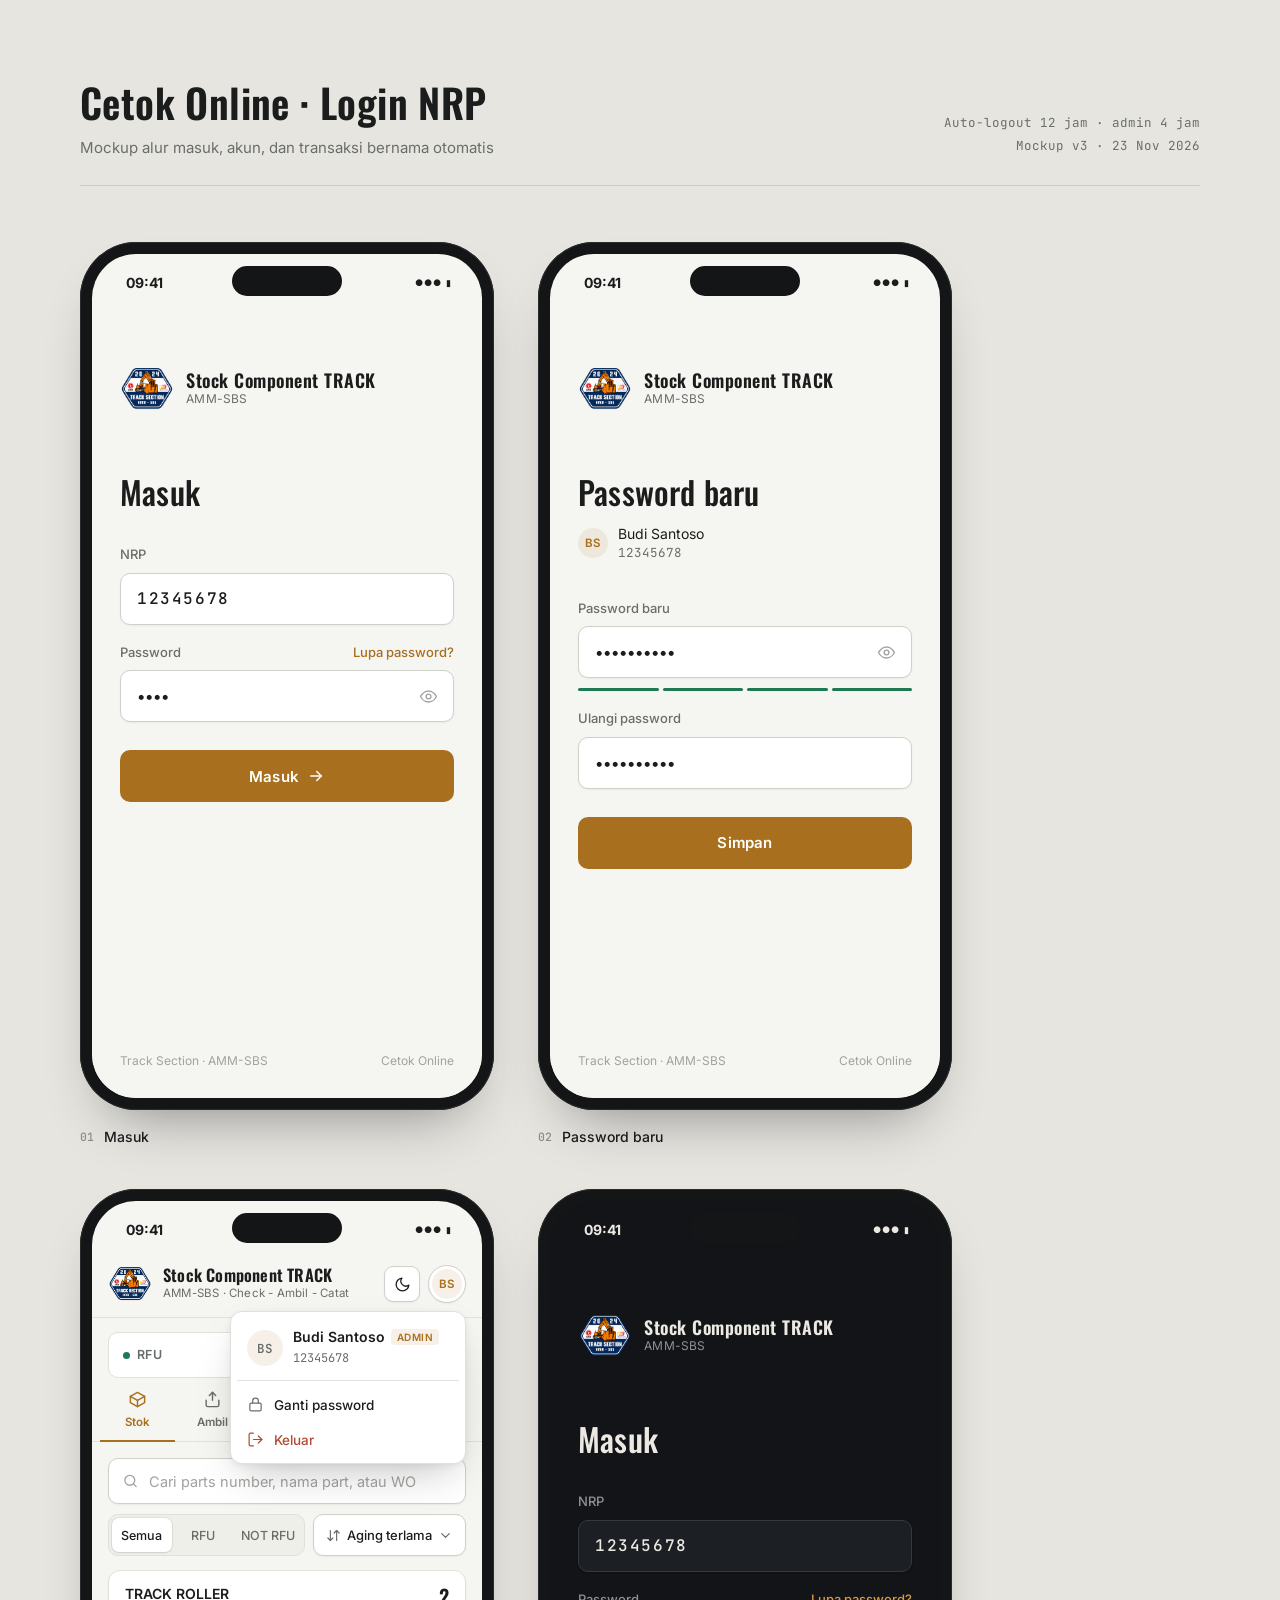
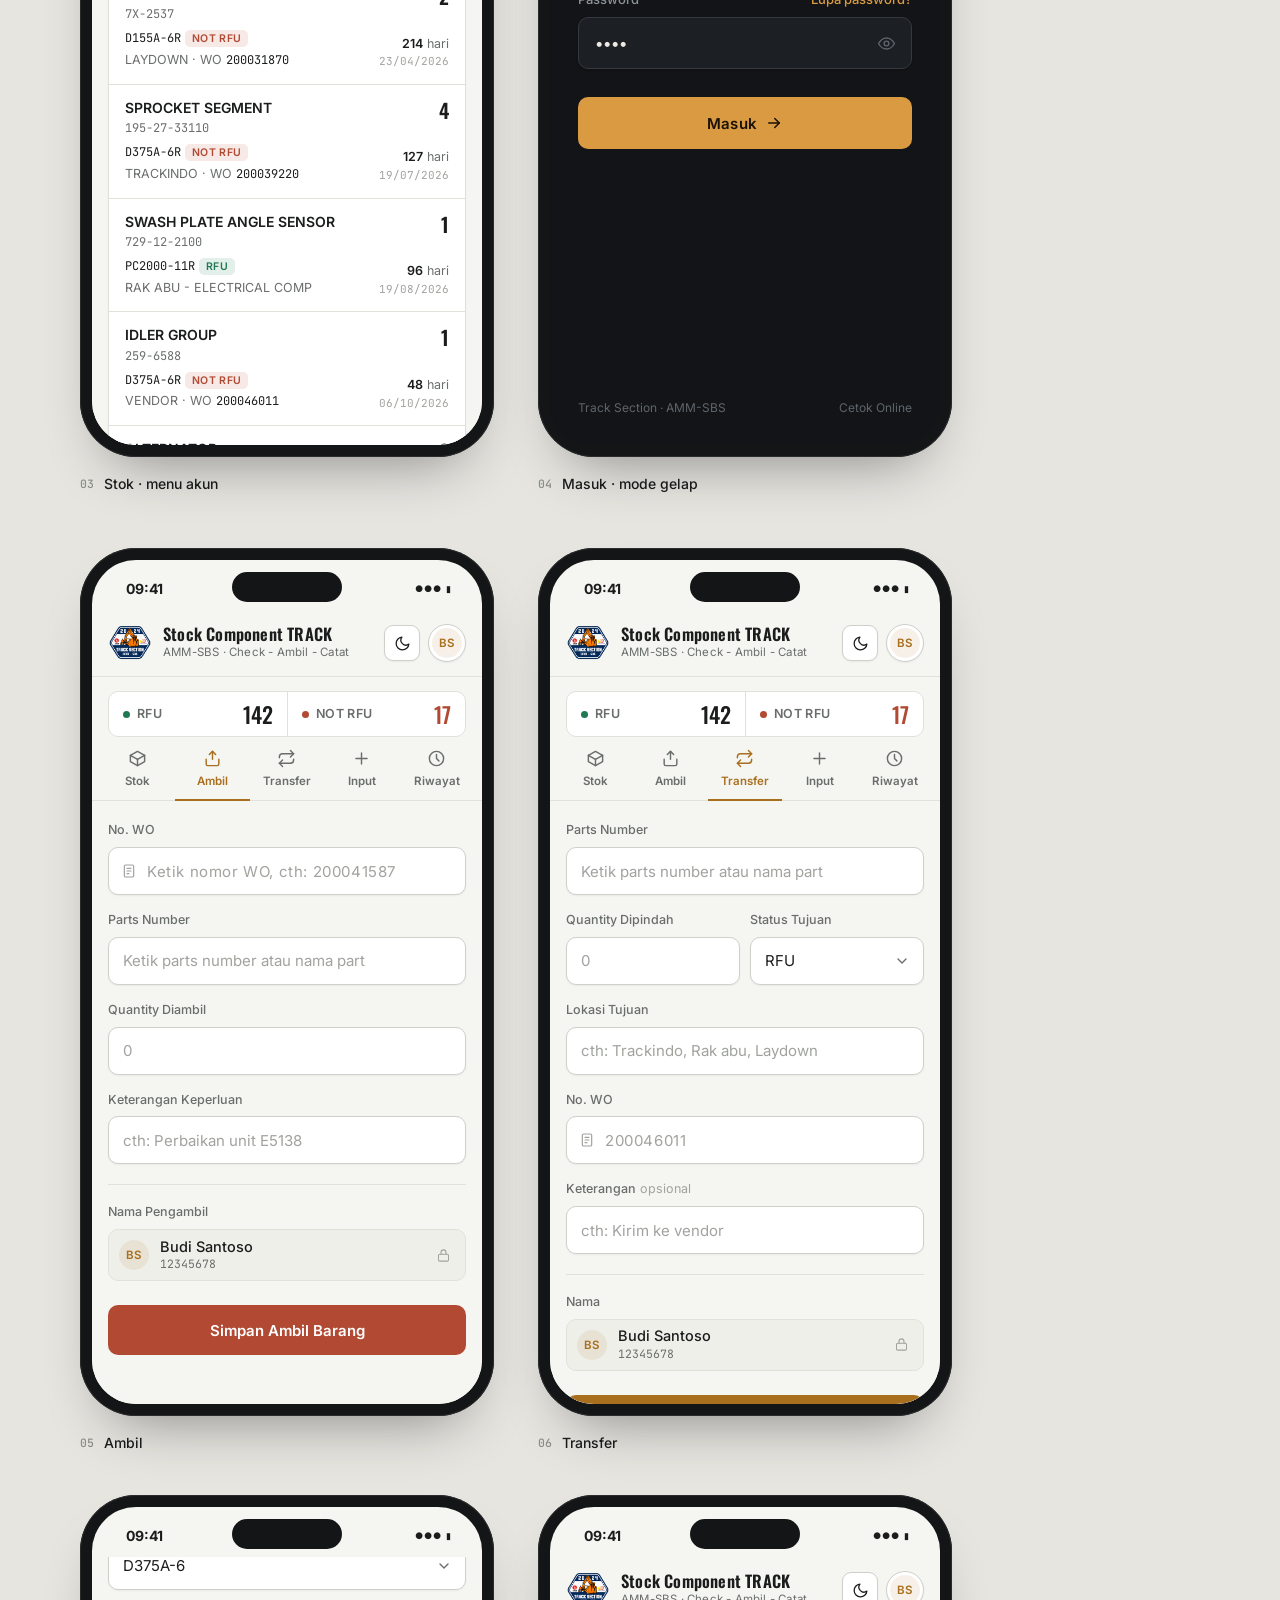
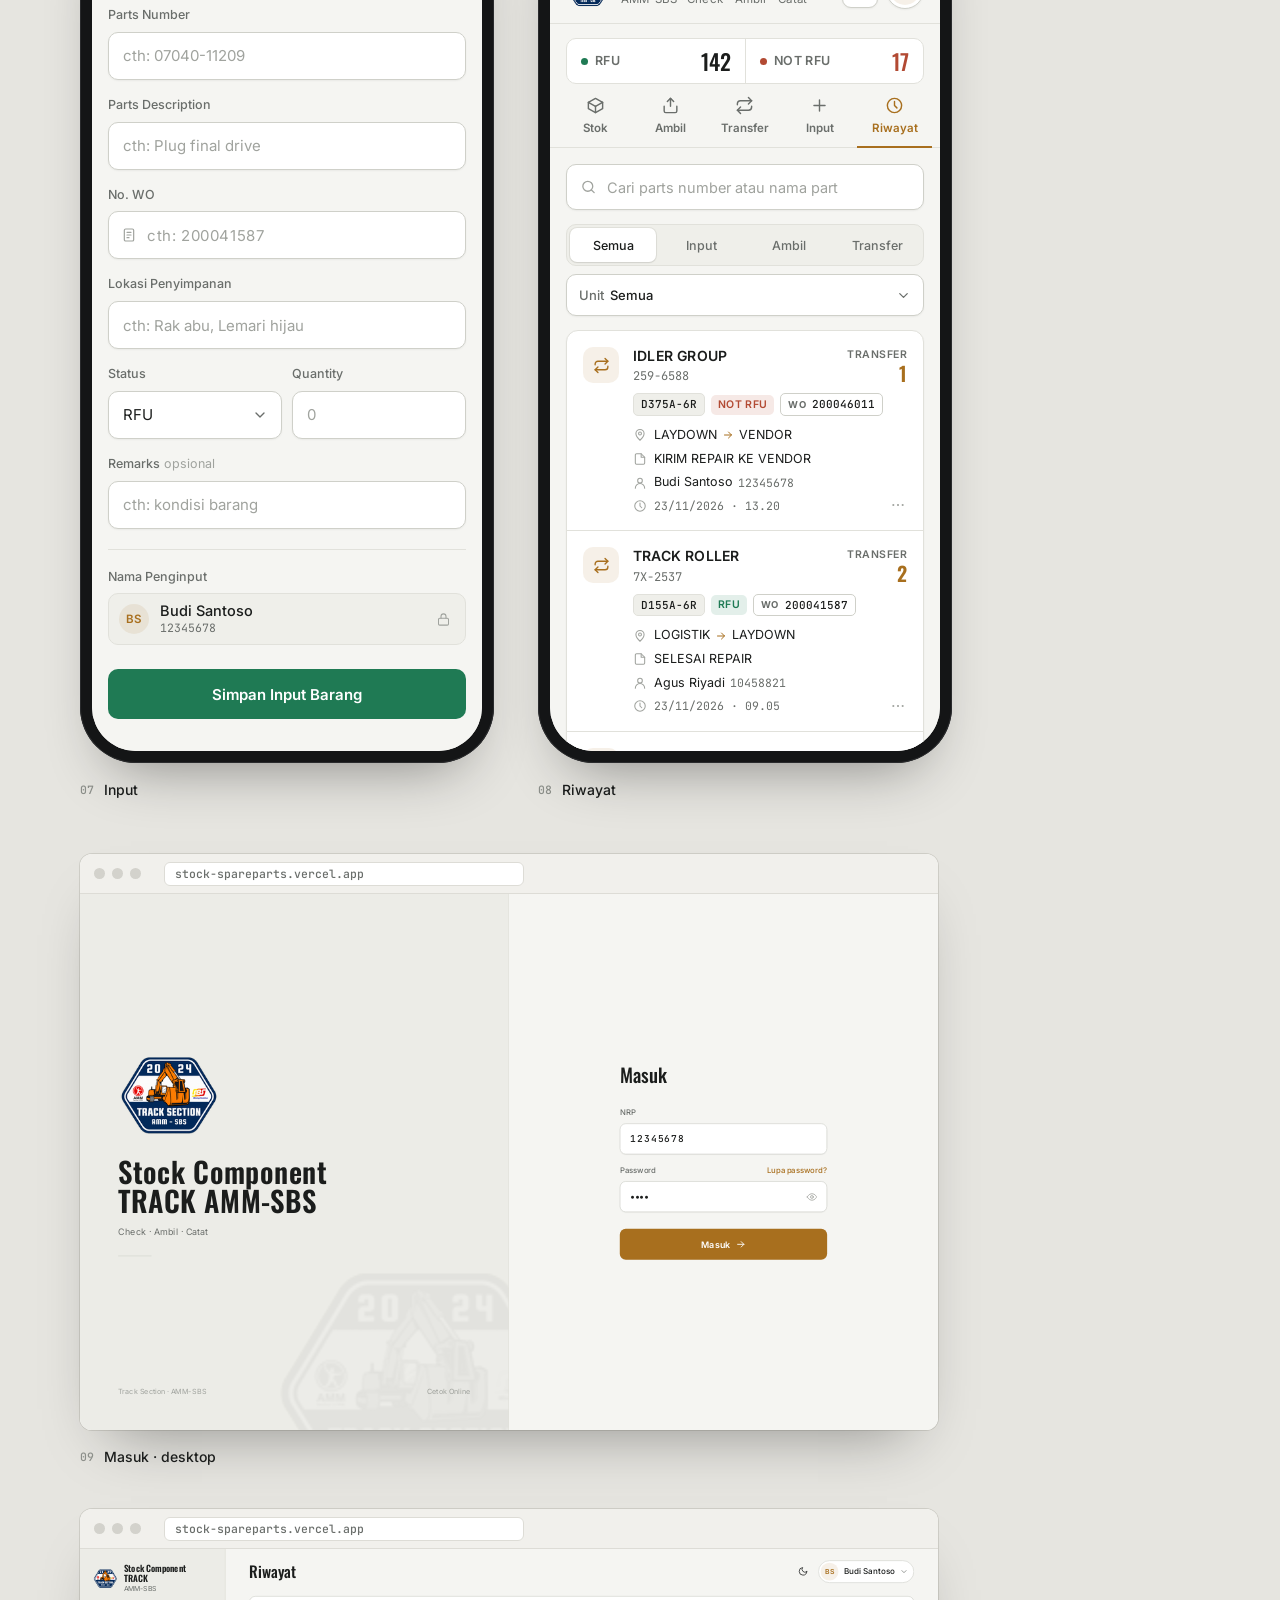
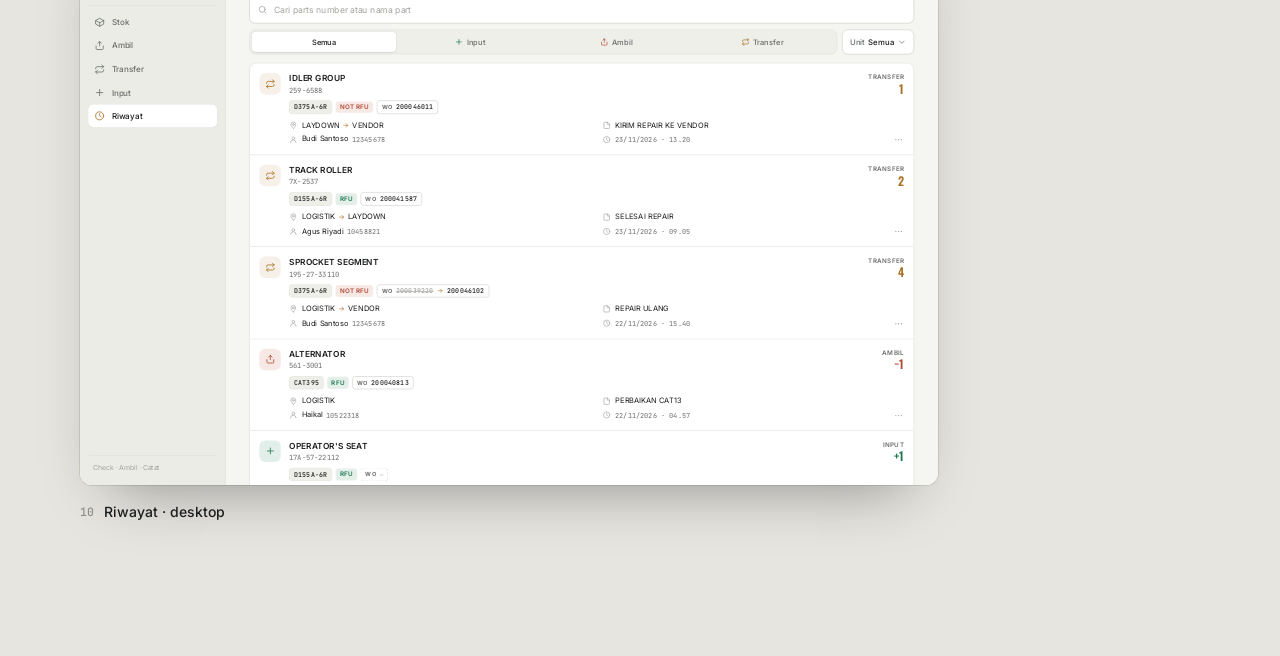
<file: mockup/login-nrp-wo/papan-mockup.html>
<!DOCTYPE html><html lang="id"><head><meta charset="UTF-8"><title>Papan Mockup Login</title>
<link href="https://fonts.googleapis.com/css2?family=Oswald:wght@500;600&family=Inter:wght@400;500;600&family=JetBrains+Mono:wght@500&display=swap" rel="stylesheet">
<style>
*{box-sizing:border-box} body{margin:0;background:#E6E5E0;font-family:Inter,sans-serif;color:#1B1D1C;}
.board{padding:72px 80px 80px;}
header{display:flex;justify-content:space-between;align-items:flex-end;margin-bottom:56px;border-bottom:1px solid #CFCEC7;padding-bottom:28px;}
header h1{font-family:Oswald;font-weight:600;font-size:40px;margin:0;letter-spacing:.4px;}
header p{margin:6px 0 0;color:#6A6E6B;font-size:15px;}
header .meta{text-align:right;font-family:'JetBrains Mono';font-size:12.5px;color:#6A6E6B;line-height:1.8;}
.row{display:flex;gap:44px;flex-wrap:wrap;margin-bottom:56px;}
figure{margin:0;}
figcaption{margin-top:18px;font-size:14px;font-weight:500;display:flex;gap:10px;align-items:center;}
figcaption span{font-family:'JetBrains Mono';font-size:11.5px;color:#8C8F8A;}
.phone{width:414px;height:868px;border-radius:56px;background:#141516;padding:12px;position:relative;box-shadow:0 30px 60px -30px rgba(0,0,0,.45),0 0 0 1px #2a2b2d inset;}
.scr{width:390px;height:844px;border-radius:44px;overflow:hidden;background:#F5F5F2;} .scr.dk{background:#121417;color:#ECE9E3} .sb{height:50px;display:flex;align-items:center;justify-content:space-between;padding:6px 30px 0 34px;font-size:14px;position:relative;} .sb span{font-size:9px;letter-spacing:1px} .phone iframe{width:390px;height:794px;border:0;display:block;}
.notch{position:absolute;left:50%;top:12px;transform:translateX(-50%);width:110px;height:30px;border-radius:20px;background:#141516;z-index:2;}
.browser{width:858px;border-radius:12px;overflow:hidden;background:#fff;box-shadow:0 30px 60px -30px rgba(0,0,0,.4),0 0 0 1px #CFCEC7;}
.bar{height:40px;background:#F1F0EC;border-bottom:1px solid #DDDCD6;display:flex;align-items:center;gap:7px;padding:0 14px;}
.bar i{width:11px;height:11px;border-radius:50%;background:#D3D2CC;}
.url{margin-left:16px;flex:1;max-width:360px;height:24px;border-radius:6px;background:#fff;border:1px solid #DDDCD6;font:500 11.5px 'JetBrains Mono';color:#6A6E6B;display:flex;align-items:center;padding:0 10px;}
.vp{width:858px;height:536px;overflow:hidden;}
.vp iframe{width:1440px;height:900px;border:0;transform:scale(.5958);transform-origin:0 0;}
</style></head><body><div class="board">
<header><div><h1>Cetok Online · Login NRP</h1><p>Mockup alur masuk, akun, dan transaksi bernama otomatis</p></div>
<div class="meta">Auto-logout 12 jam · admin 4 jam<br>Mockup v3 · 23 Nov 2026</div></header>
<div class="row"><figure><div class="phone"><div class="scr "><div class="sb"><b>09:41</b><div class="notch"></div><span>●●● ▮</span></div><iframe src="mockup-login-nrp.html?shot=1&s=login&fill=1&theme=light" scrolling="no"></iframe></div></div><figcaption><span>01</span>Masuk</figcaption></figure><figure><div class="phone"><div class="scr "><div class="sb"><b>09:41</b><div class="notch"></div><span>●●● ▮</span></div><iframe src="mockup-login-nrp.html?shot=1&s=change&fill=1&theme=light" scrolling="no"></iframe></div></div><figcaption><span>02</span>Password baru</figcaption></figure><figure><div class="phone"><div class="scr "><div class="sb"><b>09:41</b><div class="notch"></div><span>●●● ▮</span></div><iframe src="mockup-login-nrp.html?shot=1&s=app&menu=1&theme=light" scrolling="no"></iframe></div></div><figcaption><span>03</span>Stok · menu akun</figcaption></figure><figure><div class="phone"><div class="scr dk"><div class="sb"><b>09:41</b><div class="notch"></div><span>●●● ▮</span></div><iframe src="mockup-login-nrp.html?shot=1&s=login&fill=1" scrolling="no"></iframe></div></div><figcaption><span>04</span>Masuk · mode gelap</figcaption></figure></div>
<div class="row"><figure><div class="phone"><div class="scr "><div class="sb"><b>09:41</b><div class="notch"></div><span>●●● ▮</span></div><iframe src="mockup-login-nrp.html?shot=1&s=app&tab=ambil&theme=light" scrolling="no"></iframe></div></div><figcaption><span>05</span>Ambil</figcaption></figure><figure><div class="phone"><div class="scr "><div class="sb"><b>09:41</b><div class="notch"></div><span>●●● ▮</span></div><iframe src="mockup-login-nrp.html?shot=1&s=app&tab=transfer&theme=light" scrolling="no"></iframe></div></div><figcaption><span>06</span>Transfer</figcaption></figure><figure><div class="phone"><div class="scr "><div class="sb"><b>09:41</b><div class="notch"></div><span>●●● ▮</span></div><iframe src="mockup-login-nrp.html?shot=1&s=app&tab=input&theme=light&end=1" scrolling="no"></iframe></div></div><figcaption><span>07</span>Input</figcaption></figure><figure><div class="phone"><div class="scr "><div class="sb"><b>09:41</b><div class="notch"></div><span>●●● ▮</span></div><iframe src="mockup-login-nrp.html?shot=1&s=app&tab=riwayat&theme=light" scrolling="no"></iframe></div></div><figcaption><span>08</span>Riwayat</figcaption></figure></div>
<div class="row"><figure><div class="browser"><div class="bar"><i></i><i></i><i></i><div class="url">stock-spareparts.vercel.app</div></div><div class="vp"><iframe src="mockup-login-nrp.html?shot=1&s=login&fill=1&theme=light" scrolling="no"></iframe></div></div><figcaption><span>09</span>Masuk · desktop</figcaption></figure><figure><div class="browser"><div class="bar"><i></i><i></i><i></i><div class="url">stock-spareparts.vercel.app</div></div><div class="vp"><iframe src="mockup-login-nrp.html?shot=1&s=app&tab=riwayat&theme=light" scrolling="no"></iframe></div></div><figcaption><span>10</span>Riwayat · desktop</figcaption></figure></div>
</div></body></html>
</file>
